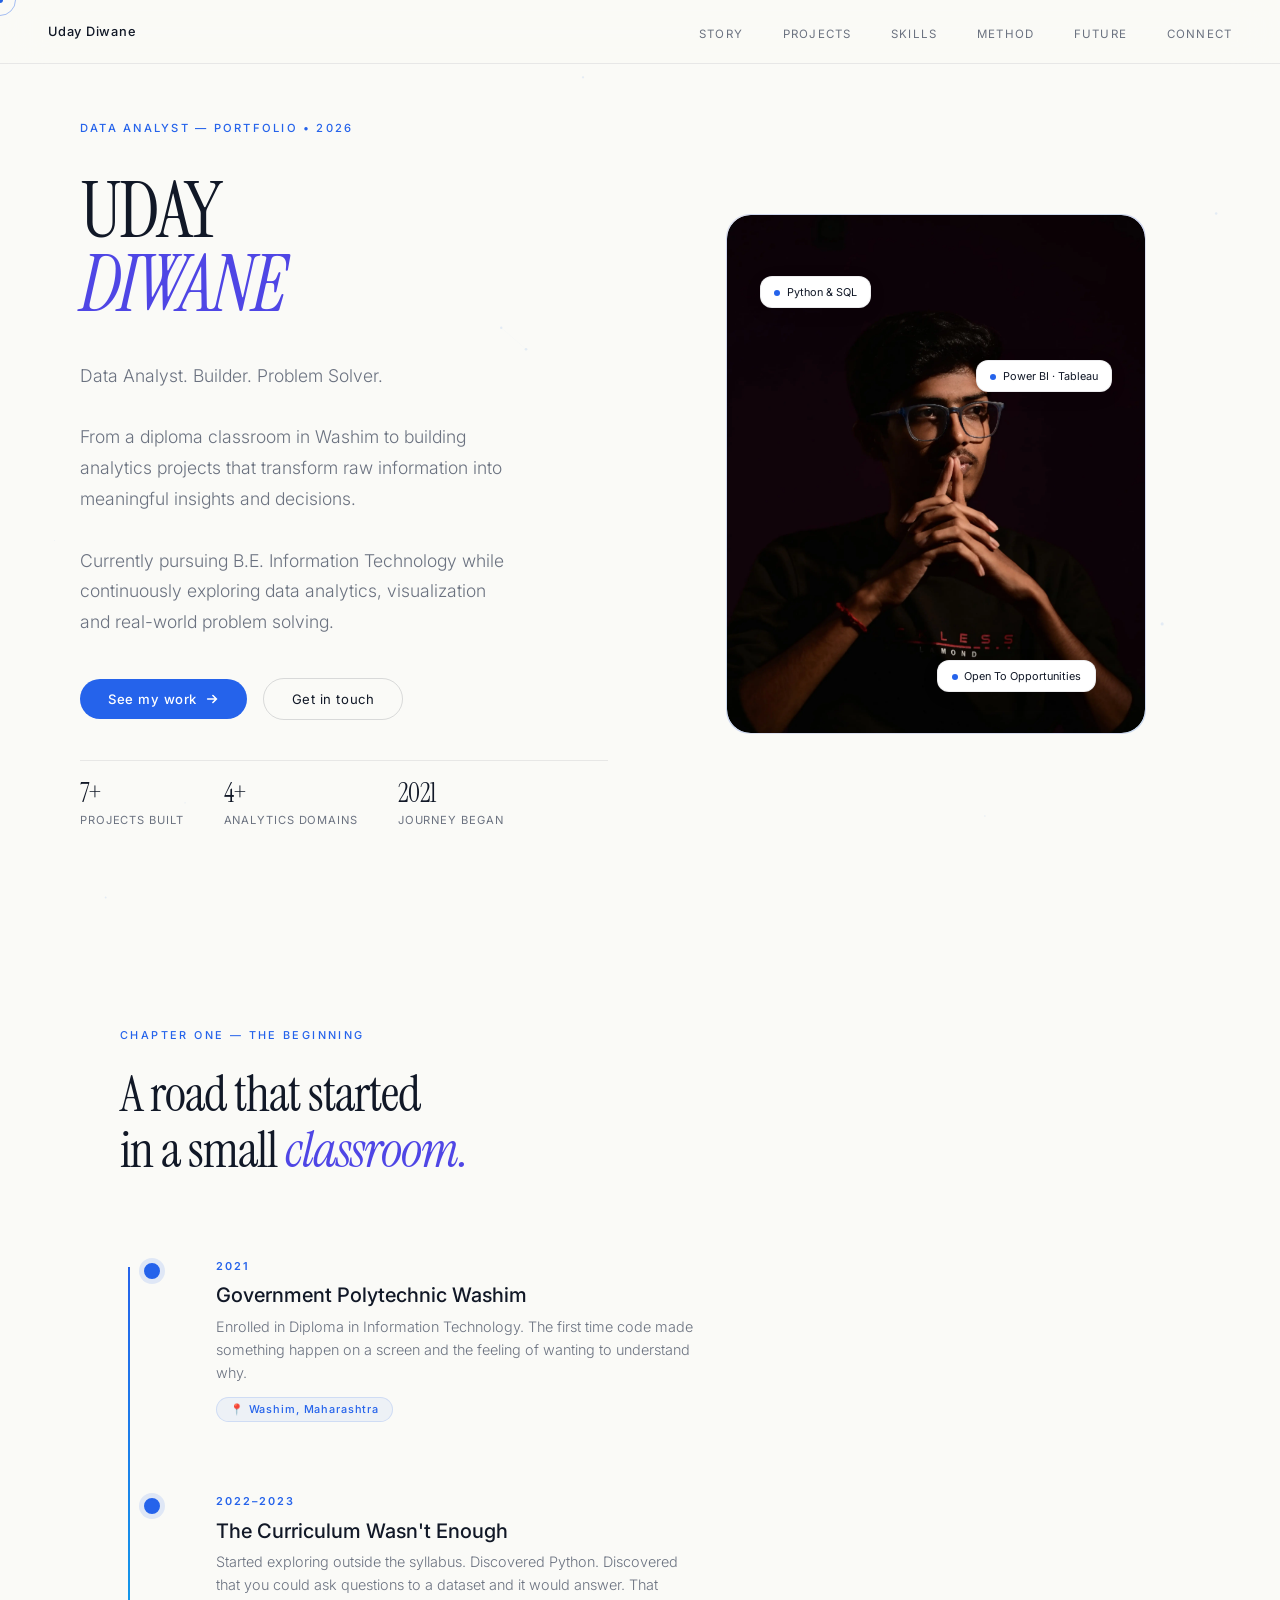
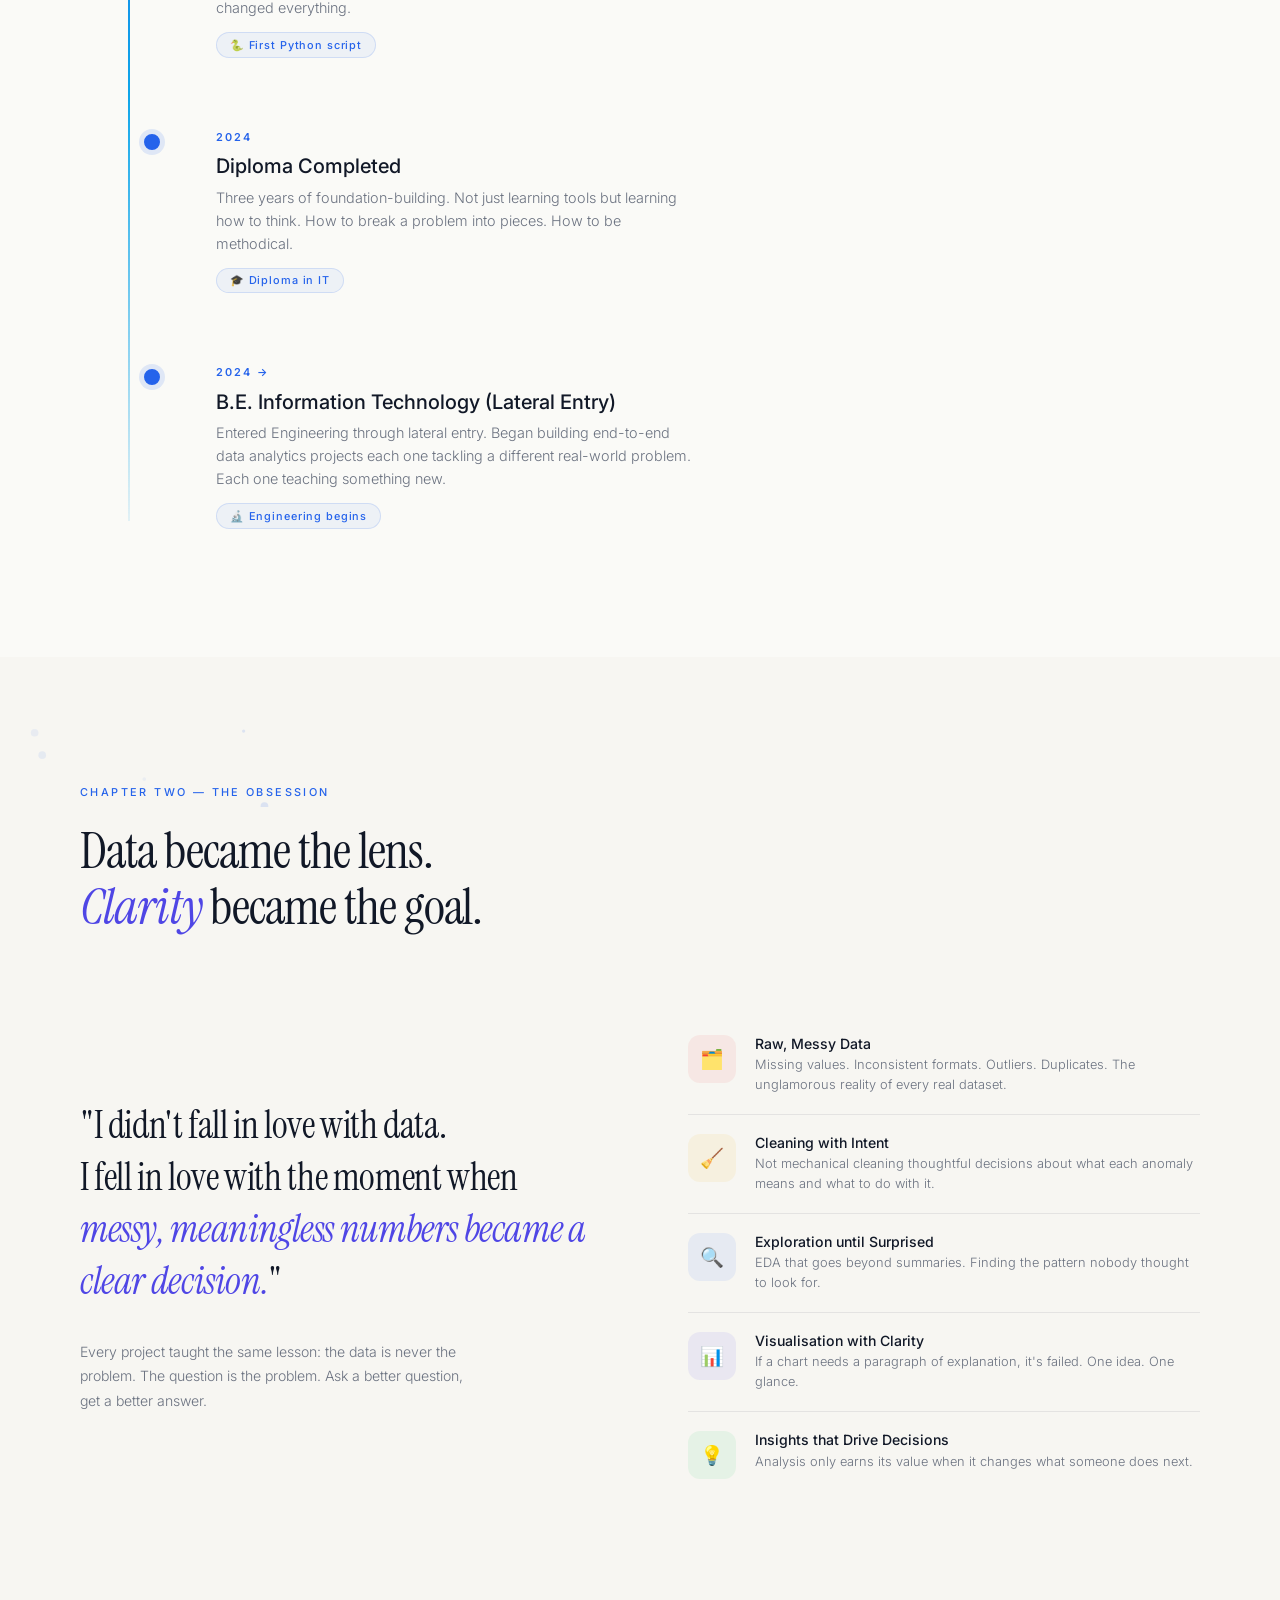
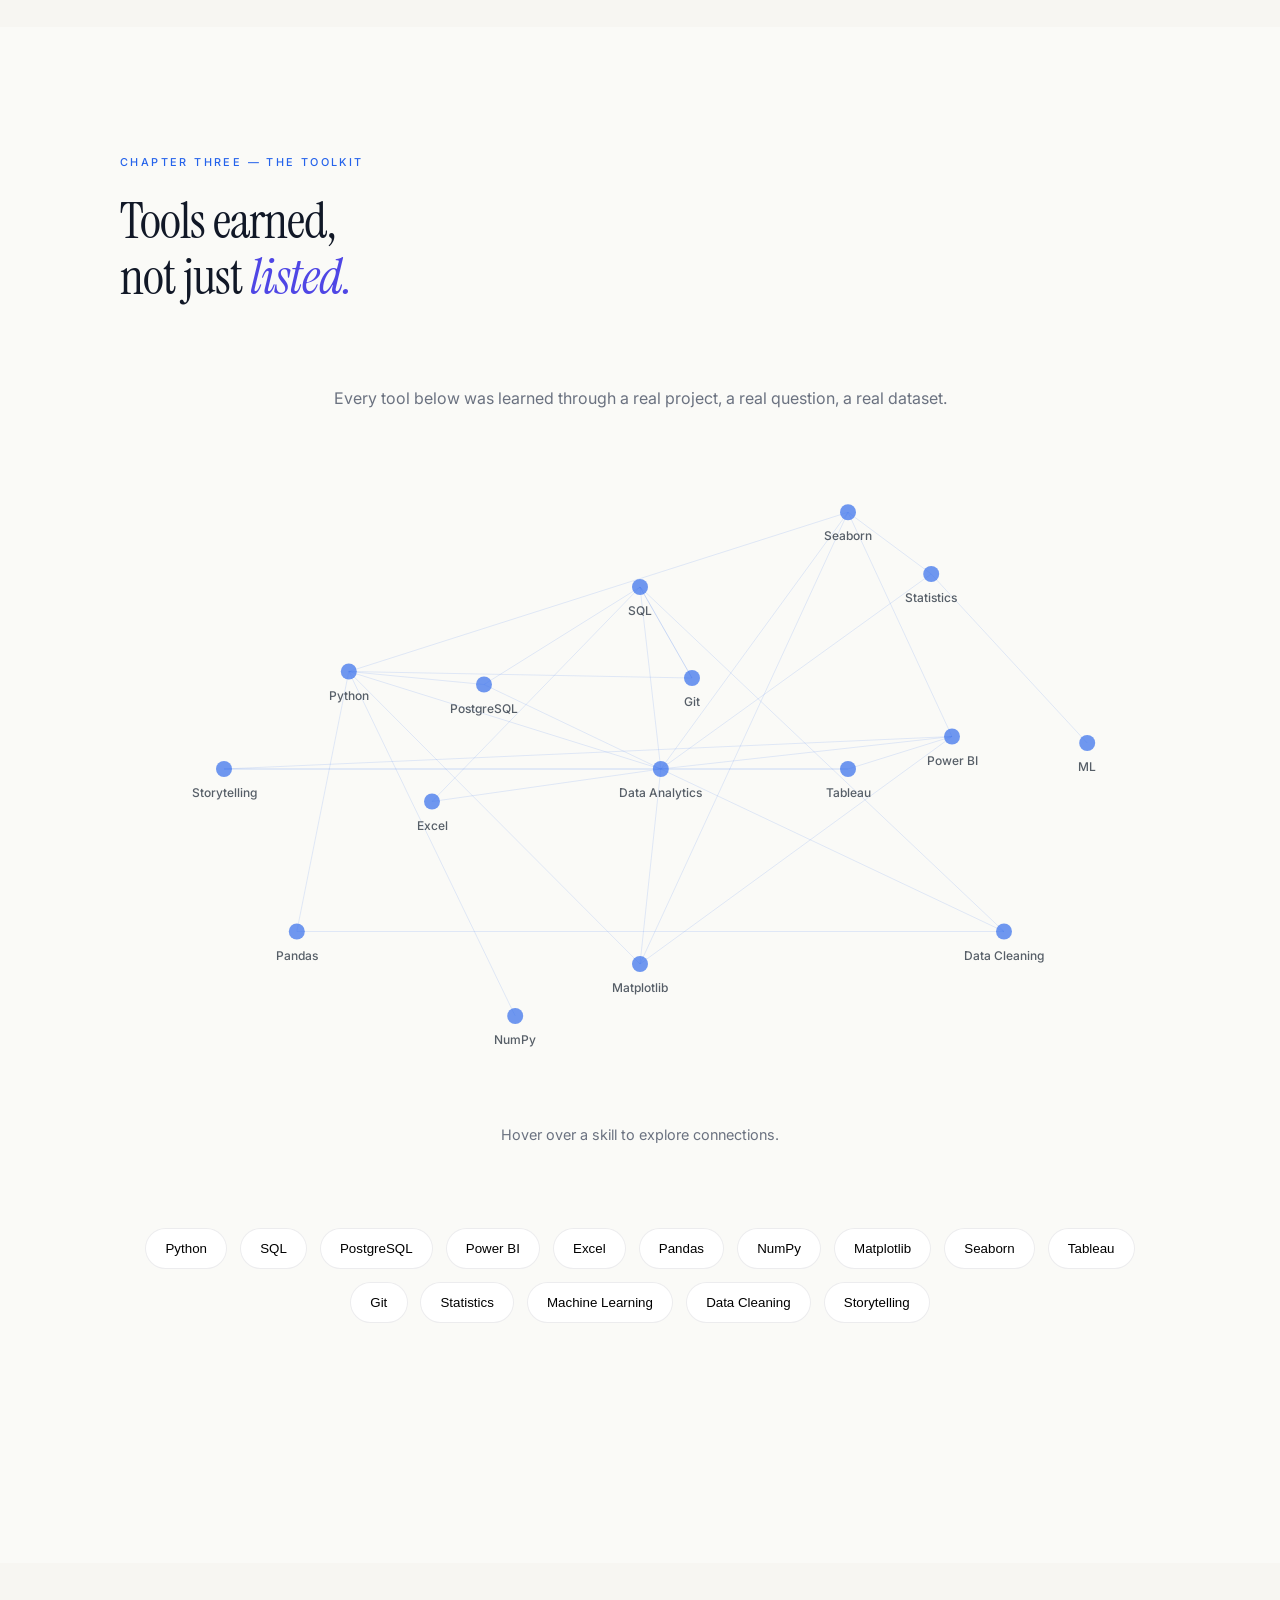
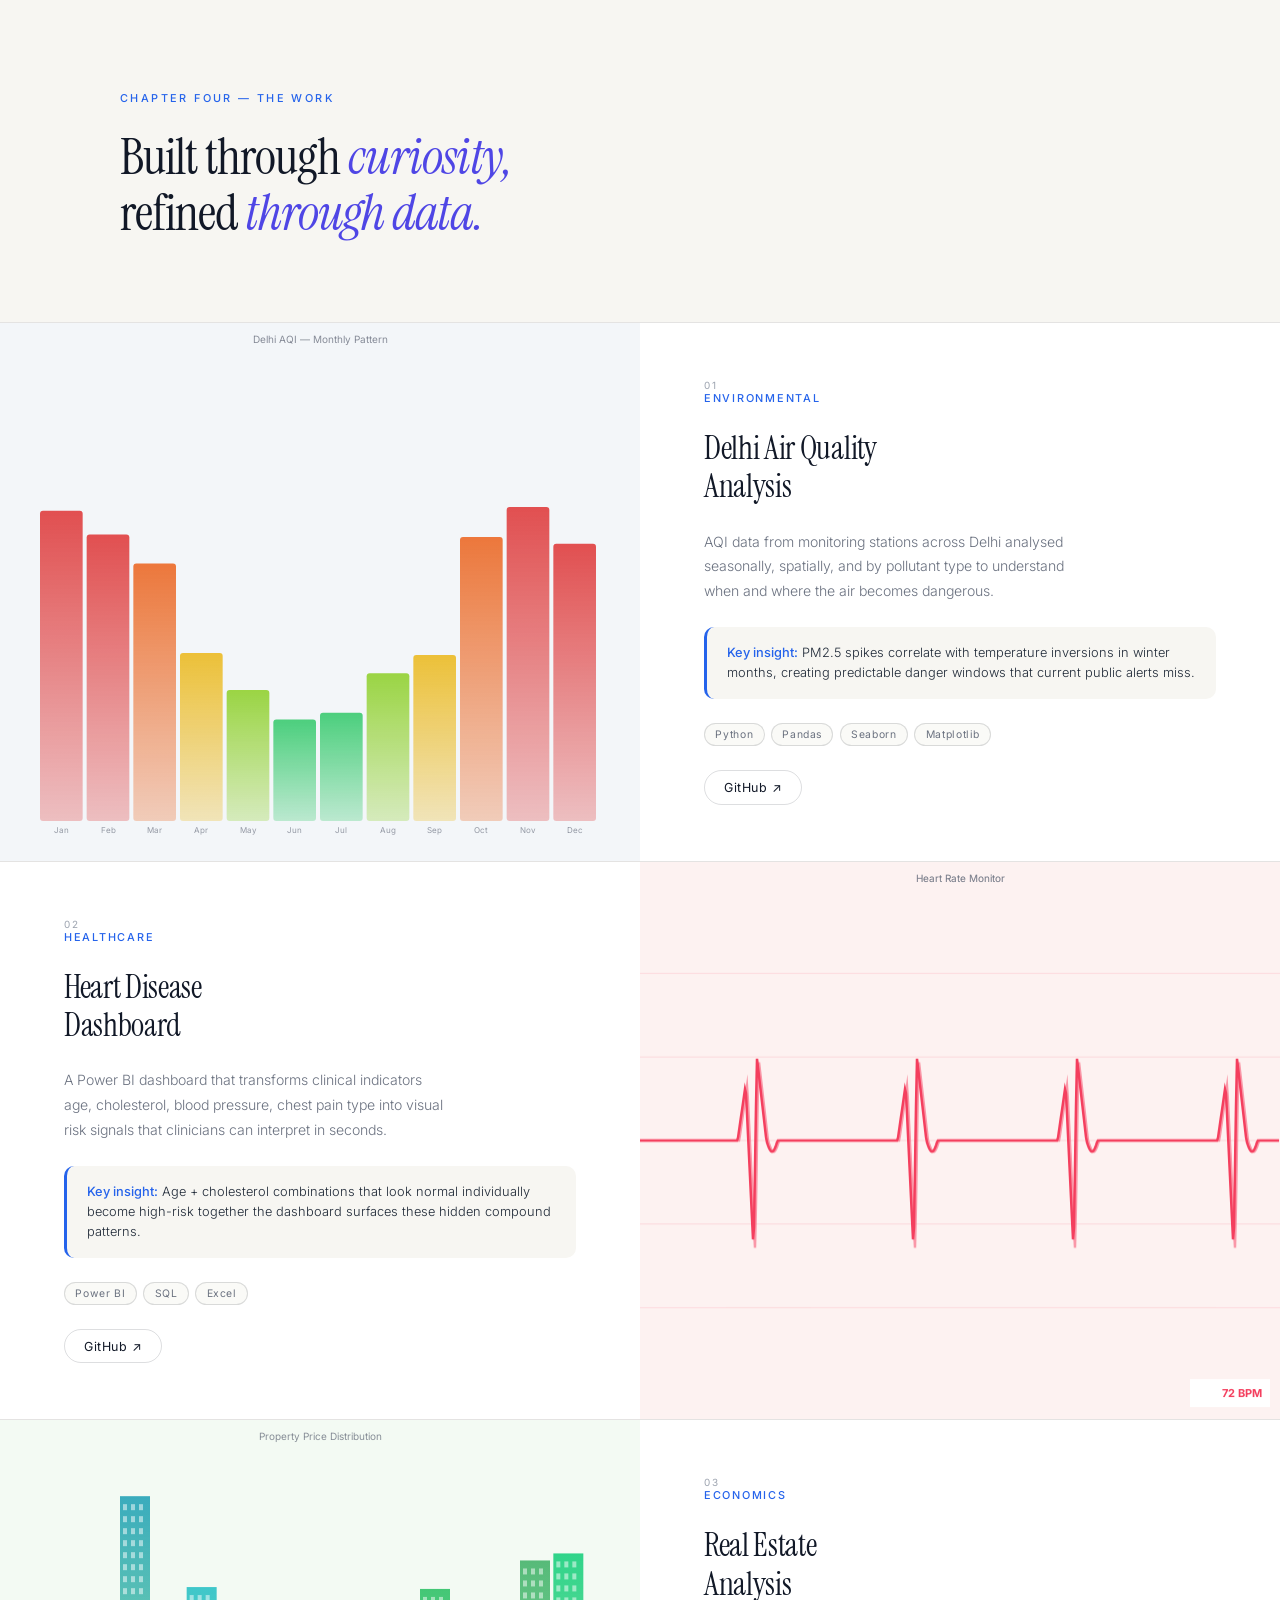
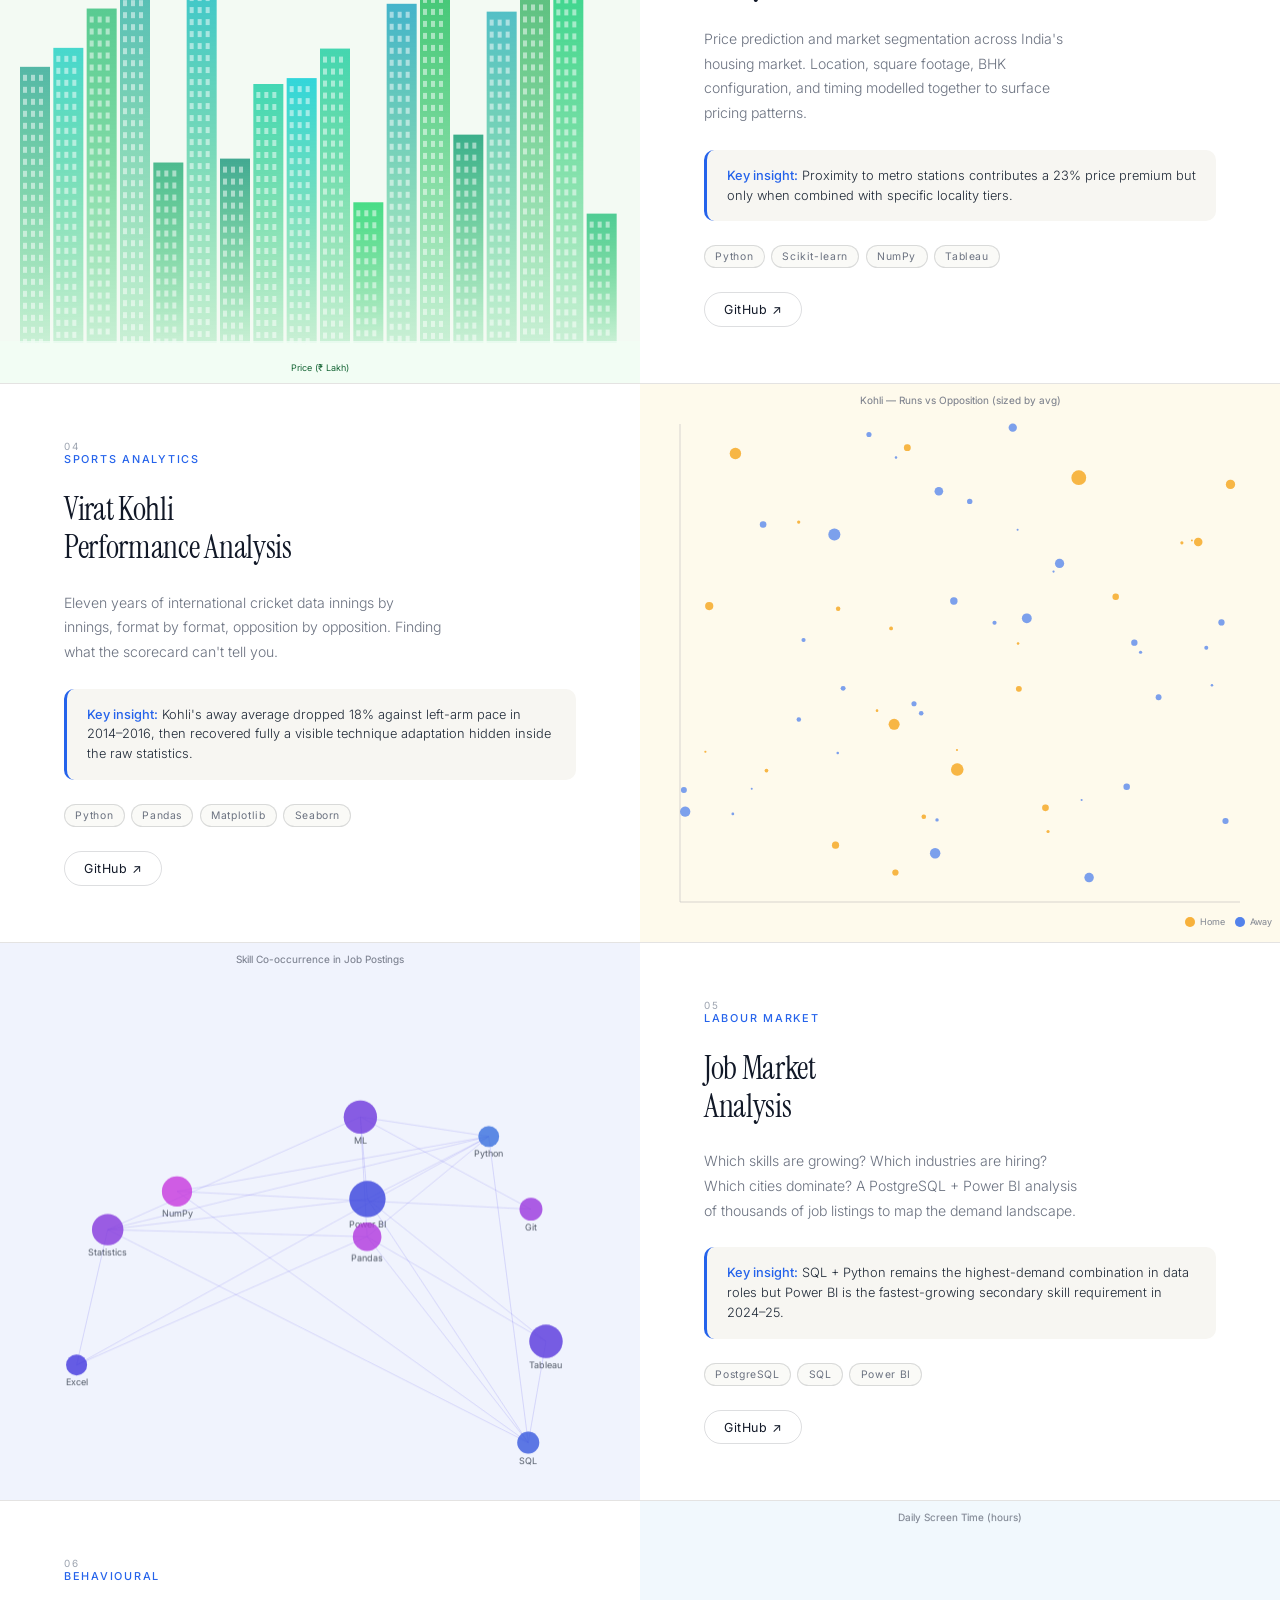
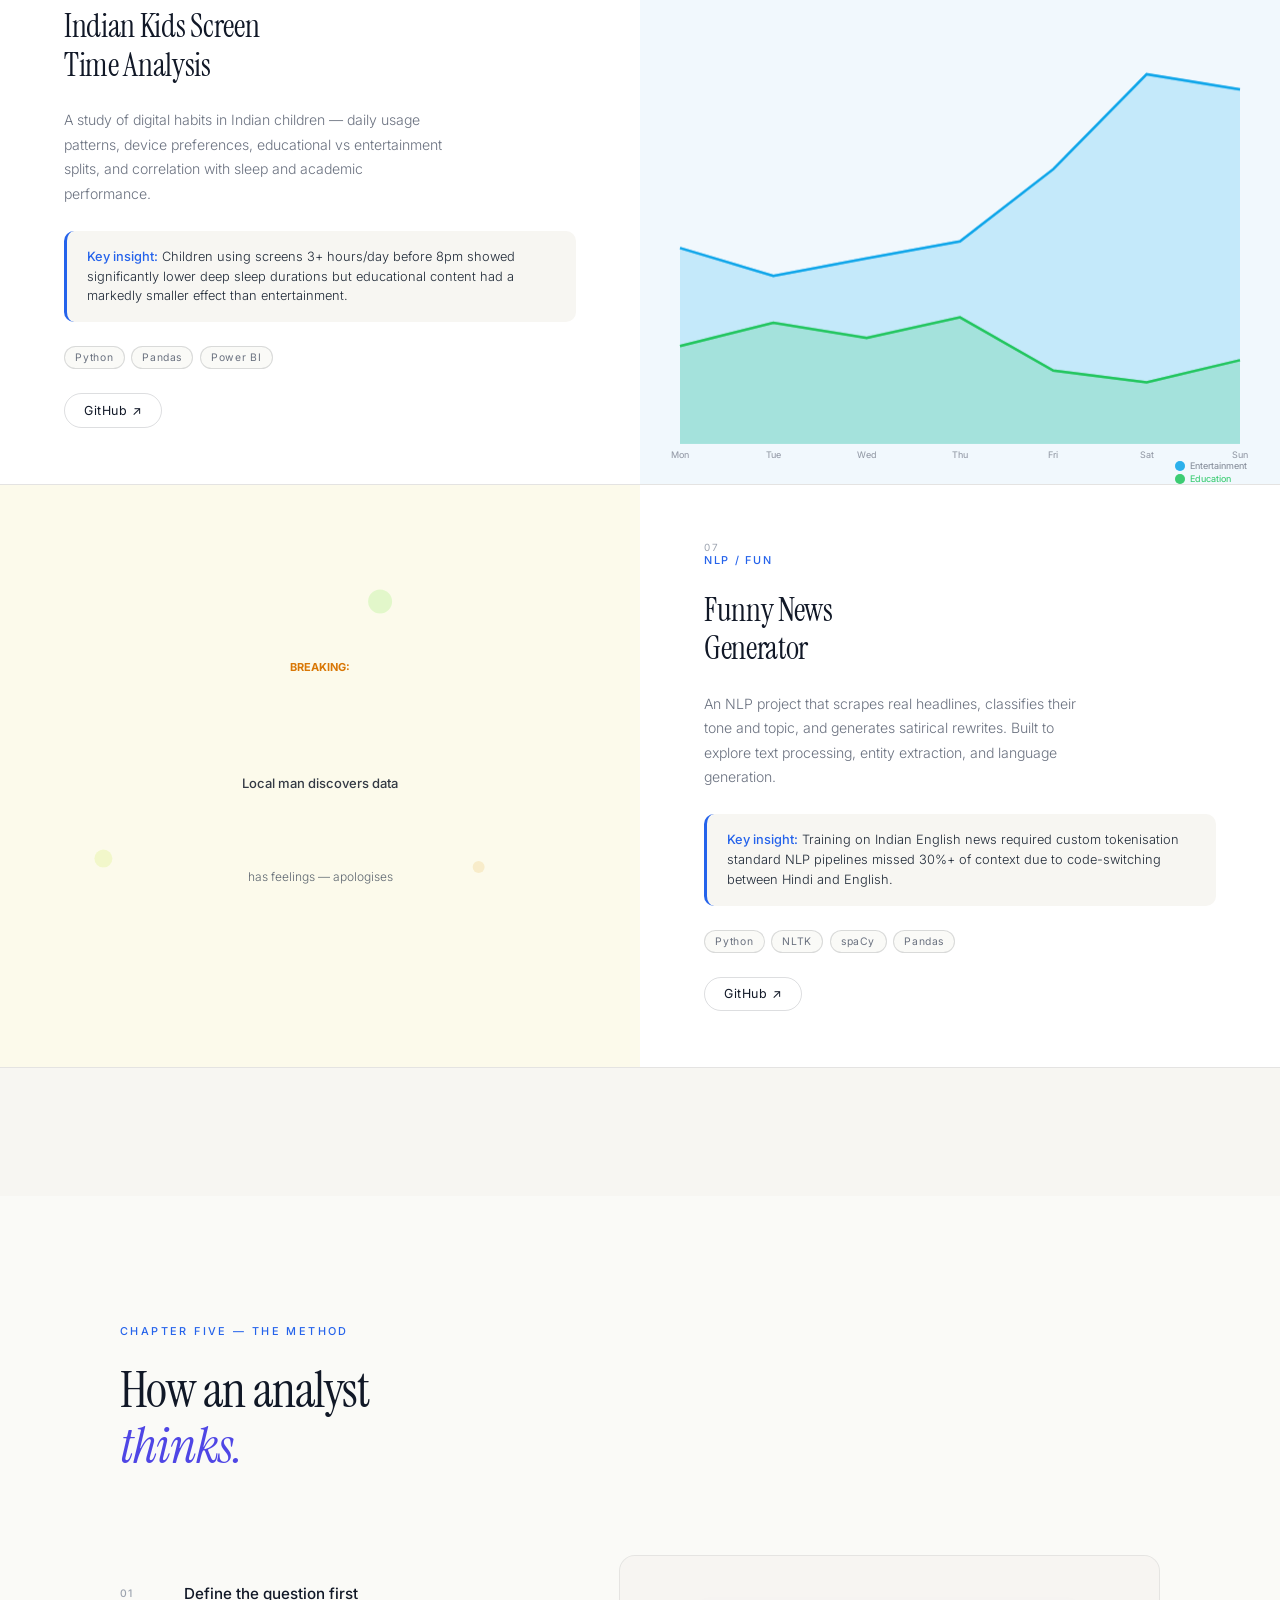
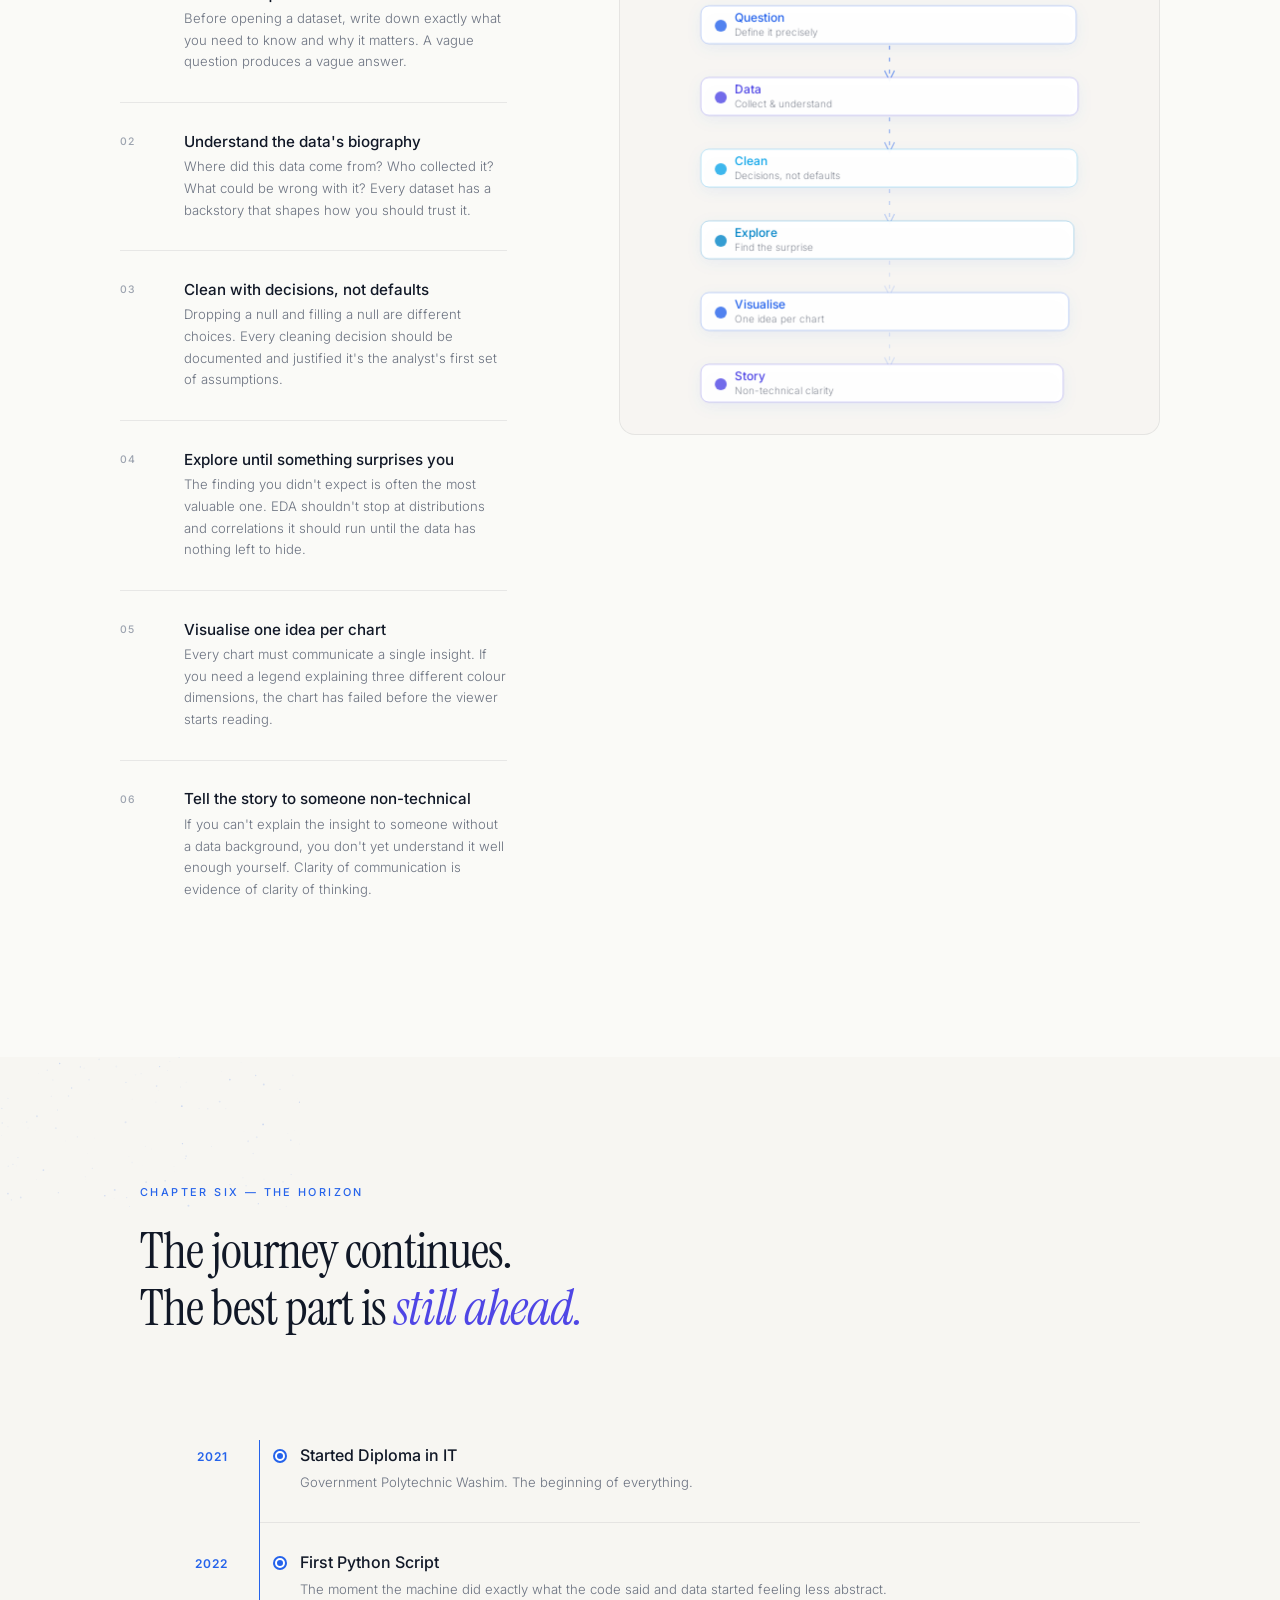
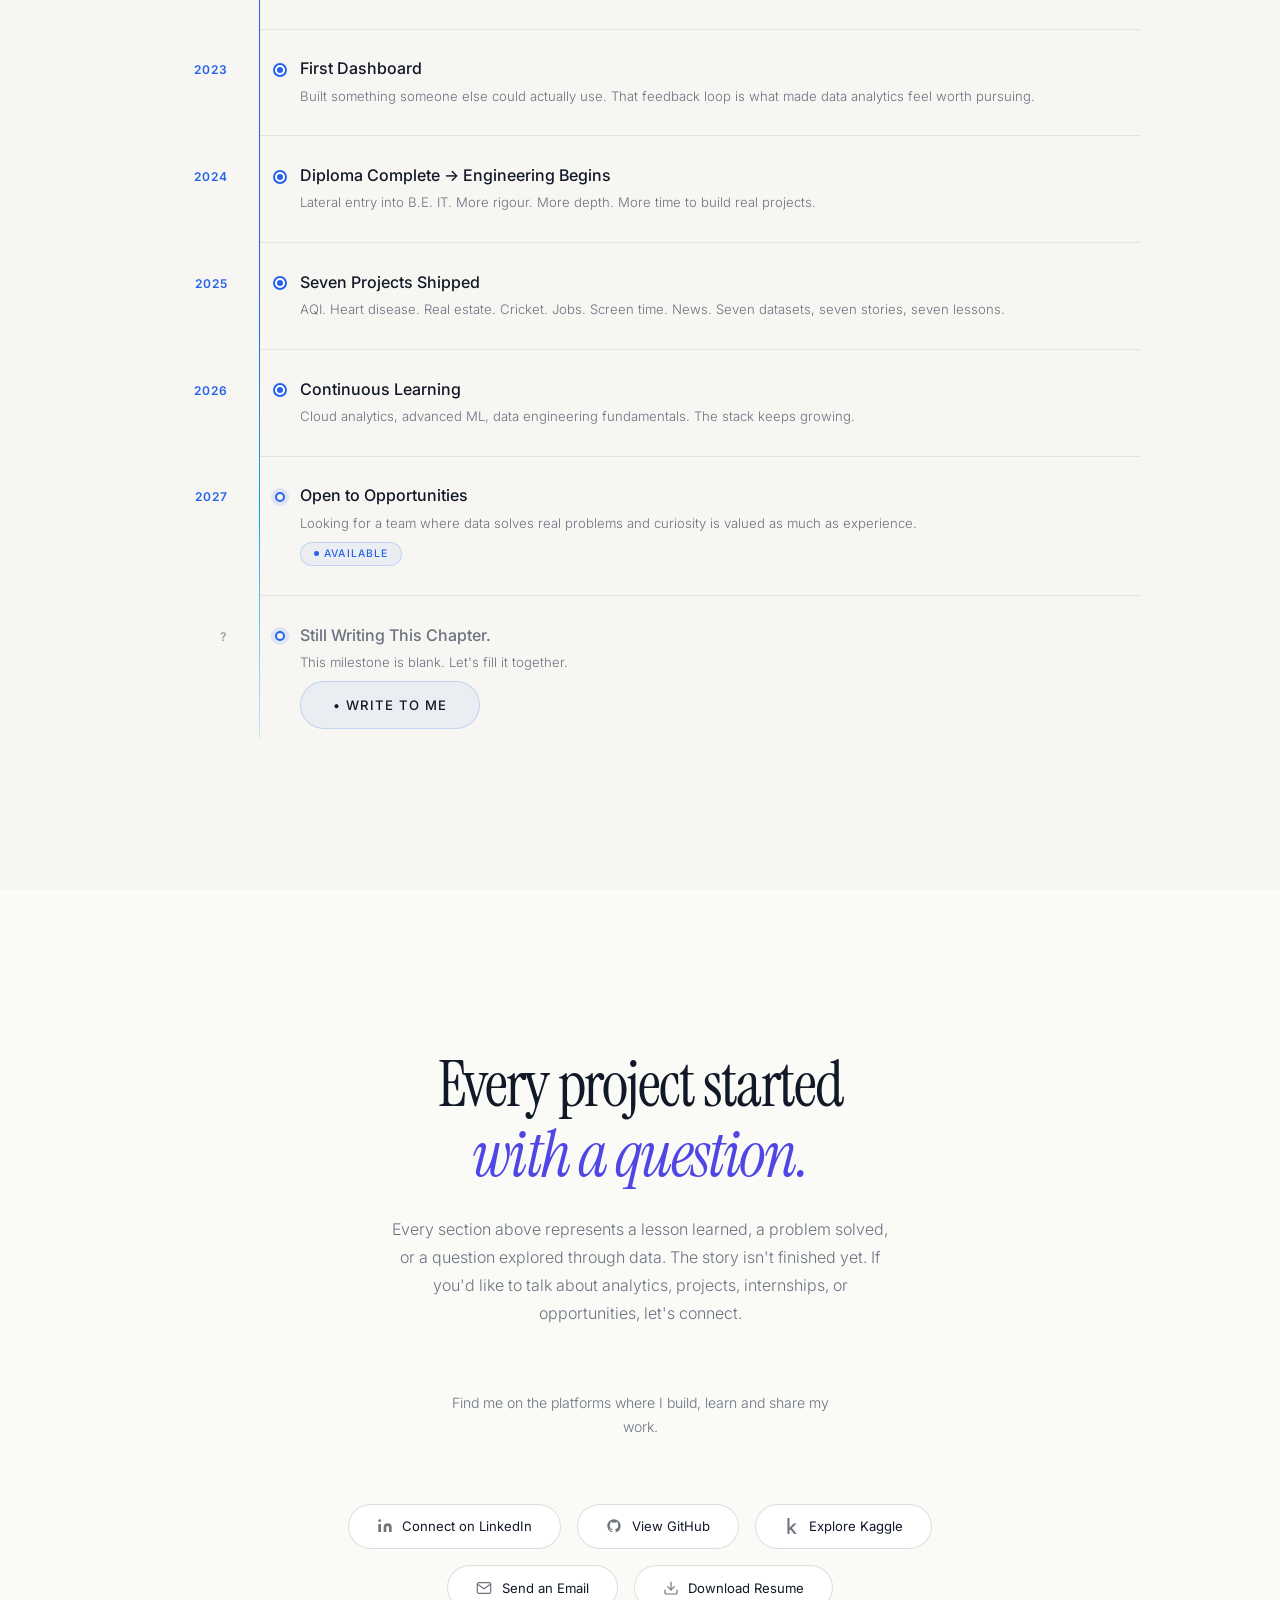
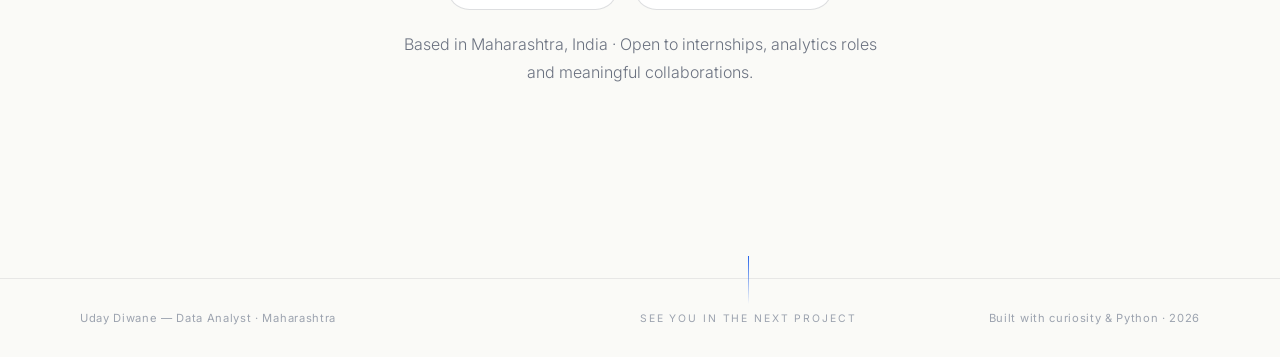
<file: index.html>
<!DOCTYPE html>
<html lang="en">
<head>
<meta charset="UTF-8">
<meta name="viewport" content="width=device-width, initial-scale=1.0">
<title>Uday Diwane - Data Analyst</title>
<link rel="preconnect" href="https://fonts.googleapis.com">
<link rel="preconnect" href="https://fonts.gstatic.com" crossorigin>
<link href="https://fonts.googleapis.com/css2?family=Inter:wght@300;400;500;600&family=Instrument+Serif:ital@0;1&display=swap" rel="stylesheet">
<link rel="stylesheet" href="css/styles.css">
<link rel="icon" type="image/png" sizes="32x32" href="assets/favicon/logo.png">
<link rel="icon" type="image/png" sizes="16x16" href="assets/favicon/favicon-16x16.png">
<link rel="apple-touch-icon" href="assets/favicon/apple-touch-icon.png">

</head>
<body>

<div id="cursor-dot"></div>
<div id="cursor-ring"></div>

<div id="progress"></div>

<nav>
  <span class="nav-name">Uday Diwane</span>
  <ul class="nav-links">
    <li><a href="#scene-beginning">Story</a></li>
    <li><a href="#scene-projects">Projects</a></li>
    <li><a href="#scene-skills">Skills</a></li>
    <li><a href="#scene-method">Method</a></li>
    <li><a href="#scene-future">Future</a></li>
    <li><a href="#scene-contact">Connect</a></li>
  </ul>
</nav>

<canvas id="bg-canvas"></canvas>

<main>

<section id="scene-intro">
  <div class="intro-left">
    <p class="intro-label">Data Analyst  — Portfolio • 2026</p>

    <h1 class="intro-name">
      UDAY<br>
      <em>DIWANE</em>
    </h1>

    <p class="intro-tagline">
      Data Analyst. Builder. Problem Solver.
      <br><br>
      From a diploma classroom in Washim to building
      analytics projects that transform raw information
      into meaningful insights and decisions.
      <br><br>
      Currently pursuing B.E. Information Technology
      while continuously exploring data analytics,
      visualization and real-world problem solving.
    </p>

    <div class="intro-actions">
      <a href="#scene-projects" class="btn-primary">
        See my work
        <svg width="14" height="14" viewBox="0 0 16 16" fill="none" stroke="currentColor" stroke-width="1.8" stroke-linecap="round"><path d="M3 8h10M9 4l4 4-4 4"/></svg>
      </a>
      <a href="#scene-contact" class="btn-ghost">Get in touch</a>
    </div>

    <div class="intro-stats">
      <div class="stat-item">
        <div class="stat-num">7+</div>
        <div class="stat-label">Projects Built</div>
      </div>
      <div class="stat-item">
        <div class="stat-num">4+</div>
        <div class="stat-label">Analytics Domains</div>
      </div>
      <div class="stat-item">
        <div class="stat-num">2021</div>
        <div class="stat-label">Journey Began</div>
      </div>
    </div>
  </div>

  <div class="intro-right">
    <div class="portrait-frame">
      <div class="portrait-bg">
        <div class="portrait-initials">
          <img
            src="assets/profile.webp"
            alt="Uday Diwane"
            class="portrait-photo"
          />
        </div>
        <canvas id="portrait-canvas" style="position:absolute;inset:0;width:100%;height:100%"></canvas>
      </div>
      <div class="portrait-tag t1">
        <span class="tag-dot"></span>Python &amp; SQL
      </div>
      <div class="portrait-tag t2">
        <span class="tag-dot"></span>Power BI · Tableau
      </div>
      
      <div class="portrait-tag t4">
          <span class="tag-dot"></span>Open To Opportunities
      </div>
    </div>
  </div>

  <div class="scroll-invite" style="position:absolute;bottom:2rem;left:50%;transform:translateX(-50%)">
    <div class="scroll-line"></div>
    <span>SEE YOU IN THE NEXT PROJECT</span>
  </div>
</section>

<section id="scene-beginning">
  <p class="scene-eyebrow">Chapter One — The Beginning</p>
  <h2 class="scene-heading">A road that started<br>in a small <em>classroom.</em></h2>

  <div class="road-timeline">
    <div class="road-spine"></div>

    <div class="road-item">
      <div class="road-dot"></div>
      <div class="road-year">2021</div>
      <div class="road-title">Government Polytechnic Washim</div>
      <div class="road-sub">Enrolled in Diploma in Information Technology. The first time code made something happen on a screen  and the feeling of wanting to understand why.</div>
      <span class="road-badge">📍 Washim, Maharashtra</span>
    </div>

    <div class="road-item">
      <div class="road-dot"></div>
      <div class="road-year">2022–2023</div>
      <div class="road-title">The Curriculum Wasn't Enough</div>
      <div class="road-sub">Started exploring outside the syllabus. Discovered Python. Discovered that you could ask questions to a dataset and it would answer. That changed everything.</div>
      <span class="road-badge">🐍 First Python script</span>
    </div>

    <div class="road-item">
      <div class="road-dot"></div>
      <div class="road-year">2024</div>
      <div class="road-title">Diploma Completed</div>
      <div class="road-sub">Three years of foundation-building. Not just learning tools but learning how to think. How to break a problem into pieces. How to be methodical.</div>
      <span class="road-badge">🎓 Diploma in IT</span>
    </div>

    <div class="road-item">
      <div class="road-dot"></div>
      <div class="road-year">2024 →</div>
      <div class="road-title">B.E. Information Technology (Lateral Entry)</div>
      <div class="road-sub">Entered Engineering through lateral entry. Began building end-to-end data analytics projects each one tackling a different real-world problem. Each one teaching something new.</div>
      <span class="road-badge">🔬 Engineering begins</span>
    </div>
  </div>
</section>

<section id="scene-data">
  <canvas id="data-canvas"></canvas>
  <div class="scene-data-inner data-content">
    <p class="scene-eyebrow">Chapter Two — The Obsession</p>
    <h2 class="scene-heading" style="max-width:600px">Data became the lens.<br><em>Clarity</em> became the goal.</h2>

    <div class="data-split">
      <div>
        <p class="data-quote">
          "I didn't fall in love with data.<br>I fell in love with the moment when <em>messy, meaningless numbers became a clear decision.</em>"
        </p>
        <p style="font-size:0.88rem;color:var(--muted);margin-top:2rem;font-weight:300;line-height:1.75;max-width:400px">
          Every project taught the same lesson: the data is never the problem. The question is the problem. Ask a better question, get a better answer.
        </p>
      </div>

      <div class="transform-flow">
        <div class="flow-step">
          <div class="flow-icon raw">🗂️</div>
          <div class="flow-text">
            <h4>Raw, Messy Data</h4>
            <p>Missing values. Inconsistent formats. Outliers. Duplicates. The unglamorous reality of every real dataset.</p>
          </div>
        </div>
        <div class="flow-step">
          <div class="flow-icon clean">🧹</div>
          <div class="flow-text">
            <h4>Cleaning with Intent</h4>
            <p>Not mechanical cleaning thoughtful decisions about what each anomaly means and what to do with it.</p>
          </div>
        </div>
        <div class="flow-step">
          <div class="flow-icon model">🔍</div>
          <div class="flow-text">
            <h4>Exploration until Surprised</h4>
            <p>EDA that goes beyond summaries. Finding the pattern nobody thought to look for.</p>
          </div>
        </div>
        <div class="flow-step">
          <div class="flow-icon viz">📊</div>
          <div class="flow-text">
            <h4>Visualisation with Clarity</h4>
            <p>If a chart needs a paragraph of explanation, it's failed. One idea. One glance.</p>
          </div>
        </div>
        <div class="flow-step">
          <div class="flow-icon decide">💡</div>
          <div class="flow-text">
            <h4>Insights that Drive Decisions</h4>
            <p>Analysis only earns its value when it changes what someone does next.</p>
          </div>
        </div>
      </div>
    </div>
  </div>
</section>

<section id="scene-skills">
  <p class="scene-eyebrow">Chapter Three — The Toolkit</p>
  <h2 class="scene-heading">Tools earned,<br>not just <em>listed.</em></h2>

<div class="skills-network-wrapper">

  <p class="skills-subtitle">
    Every tool below was learned through a real project,
    a real question, a real dataset.
  </p>

  <canvas id="skills-network"></canvas>

  <div id="skill-tooltip">
    Hover over a skill to explore connections.
  </div>

  <div class="skills-chips">

    <button class="skill-chip" data-skill="Python">Python</button>

    <button class="skill-chip" data-skill="SQL">SQL</button>

    <button class="skill-chip" data-skill="PostgreSQL">PostgreSQL</button>

    <button class="skill-chip" data-skill="Power BI">Power BI</button>

    <button class="skill-chip" data-skill="Excel">Excel</button>

    <button class="skill-chip" data-skill="Pandas">Pandas</button>

    <button class="skill-chip" data-skill="NumPy">NumPy</button>

    <button class="skill-chip" data-skill="Matplotlib">Matplotlib</button>

    <button class="skill-chip" data-skill="Seaborn">Seaborn</button>

    <button class="skill-chip" data-skill="Tableau">Tableau</button>

    <button class="skill-chip" data-skill="Git">Git</button>

    <button class="skill-chip" data-skill="Statistics">Statistics</button>

    <button class="skill-chip" data-skill="Machine Learning">Machine Learning</button>

    <button class="skill-chip" data-skill="Data Cleaning">Data Cleaning</button>

    <button class="skill-chip" data-skill="Storytelling">Storytelling</button>

  </div>

  <div id="skill-info-panel"></div>

</div>
</section>

<section id="scene-projects">
  <div class="projects-header">
    <p class="scene-eyebrow">Chapter Four — The Work</p>
    <h2 class="scene-heading">Built through <em>curiosity,</em><br> refined<em> through data.</em></h2>
  </div>

  <div class="project-world odd" id="proj1">
    <div class="project-visual">
      <canvas class="project-viz-canvas" id="viz-air"></canvas>
    </div>
    <div class="project-info">
      <div>
        <div class="project-num">01 </div>
        <div class="project-category">Environmental</div>
      </div>
      <h3 class="project-title">Delhi Air Quality<br>Analysis</h3>
      <p class="project-description">
        AQI data from monitoring stations across Delhi analysed seasonally, spatially, and by pollutant type to understand when and where the air becomes dangerous.
      </p>
      <div class="project-impact">
        <p><strong>Key insight:</strong> PM2.5 spikes correlate with temperature inversions in winter months, creating predictable danger windows that current public alerts miss.</p>
      </div>
      <div class="project-tools-row">
        <span class="chip">Python</span>
        <span class="chip">Pandas</span>
        <span class="chip">Seaborn</span>
        <span class="chip">Matplotlib</span>
      </div>
      <div class="project-links">
        <a href="https://github.com/udaydiwane/delhi-air-quality-analysis" class="btn-ghost" style="font-size:0.78rem;padding:0.55rem 1.2rem" target="_blank">GitHub ↗</a>
      </div>
    </div>
  </div>

  <div class="project-world even" id="proj2">
    <div class="project-visual">
      <canvas class="project-viz-canvas" id="viz-heart"></canvas>
    </div>
    <div class="project-info">
      <div>
        <div class="project-num">02</div>
        <div class="project-category">Healthcare</div>
      </div>
      <h3 class="project-title">Heart Disease<br>Dashboard</h3>
      <p class="project-description">
        A Power BI dashboard that transforms clinical indicators age, cholesterol, blood pressure, chest pain type into visual risk signals that clinicians can interpret in seconds.
      </p>
      <div class="project-impact">
        <p><strong>Key insight:</strong> Age + cholesterol combinations that look normal individually become high-risk together the dashboard surfaces these hidden compound patterns.</p>
      </div>
      <div class="project-tools-row">
        <span class="chip">Power BI</span>
        <span class="chip">SQL</span>
        <span class="chip">Excel</span>
      </div>
      <div class="project-links">
        <a href="https://github.com/udaydiwane/heart-disease-dashboard" class="btn-ghost" style="font-size:0.78rem;padding:0.55rem 1.2rem" target="_blank">GitHub ↗</a>
      </div>
    </div>
  </div>

  <div class="project-world odd" id="proj3">
    <div class="project-visual">
      <canvas class="project-viz-canvas" id="viz-realestate"></canvas>
    </div>
    <div class="project-info">
      <div>
        <div class="project-num">03</div>
        <div class="project-category">Economics</div>
      </div>
      <h3 class="project-title">Real Estate<br>Analysis</h3>
      <p class="project-description">
        Price prediction and market segmentation across India's housing market. Location, square footage, BHK configuration, and timing modelled together to surface pricing patterns.
      </p>
      <div class="project-impact">
        <p><strong>Key insight:</strong> Proximity to metro stations contributes a 23% price premium but only when combined with specific locality tiers.</p>
      </div>
      <div class="project-tools-row">
        <span class="chip">Python</span>
        <span class="chip">Scikit-learn</span>
        <span class="chip">NumPy</span>
        <span class="chip">Tableau</span>
      </div>
      <div class="project-links">
        <a href="https://github.com/udaydiwane/real-estate-powerbi-dashboard" class="btn-ghost" style="font-size:0.78rem;padding:0.55rem 1.2rem" target="_blank">GitHub ↗</a>
      </div>
    </div>
  </div>

  <div class="project-world even" id="proj4">
    <div class="project-visual">
      <canvas class="project-viz-canvas" id="viz-kohli"></canvas>
    </div>
    <div class="project-info">
      <div>
        <div class="project-num">04</div>
        <div class="project-category">Sports Analytics</div>
      </div>
      <h3 class="project-title">Virat Kohli<br>Performance Analysis</h3>
      <p class="project-description">
        Eleven years of international cricket data innings by innings, format by format, opposition by opposition. Finding what the scorecard can't tell you.
      </p>
      <div class="project-impact">
        <p><strong>Key insight:</strong> Kohli's away average dropped 18% against left-arm pace in 2014–2016, then recovered fully a visible technique adaptation hidden inside the raw statistics.</p>
      </div>
      <div class="project-tools-row">
        <span class="chip">Python</span>
        <span class="chip">Pandas</span>
        <span class="chip">Matplotlib</span>
        <span class="chip">Seaborn</span>
      </div>
      <div class="project-links">
        <a href="https://github.com/udaydiwane/ViratKohli-PowerBI-Dashboard" class="btn-ghost" style="font-size:0.78rem;padding:0.55rem 1.2rem" target="_blank">GitHub ↗</a>
      </div>
    </div>
  </div>

  <div class="project-world odd" id="proj5">
    <div class="project-visual">
      <canvas class="project-viz-canvas" id="viz-jobs"></canvas>
    </div>
    <div class="project-info">
      <div>
        <div class="project-num">05</div>
        <div class="project-category">Labour Market</div>
      </div>
      <h3 class="project-title">Job Market<br>Analysis</h3>
      <p class="project-description">
        Which skills are growing? Which industries are hiring? Which cities dominate? A PostgreSQL + Power BI analysis of thousands of job listings to map the demand landscape.
      </p>
      <div class="project-impact">
        <p><strong>Key insight:</strong> SQL + Python remains the highest-demand combination in data roles but Power BI is the fastest-growing secondary skill requirement in 2024–25.</p>
      </div>
      <div class="project-tools-row">
        <span class="chip">PostgreSQL</span>
        <span class="chip">SQL</span>
        <span class="chip">Power BI</span>
      </div>
      <div class="project-links">
        <a href="https://github.com/udaydiwane/job_data_sql" class="btn-ghost" style="font-size:0.78rem;padding:0.55rem 1.2rem" target="_blank">GitHub ↗</a>
      </div>
    </div>
  </div>

  <div class="project-world even" id="proj6">
    <div class="project-visual">
      <canvas class="project-viz-canvas" id="viz-screen"></canvas>
    </div>
    <div class="project-info">
      <div>
        <div class="project-num">06</div>
        <div class="project-category">Behavioural</div>
      </div>
      <h3 class="project-title">Indian Kids Screen<br>Time Analysis</h3>
      <p class="project-description">
        A study of digital habits in Indian children — daily usage patterns, device preferences, educational vs entertainment splits, and correlation with sleep and academic performance.
      </p>
      <div class="project-impact">
        <p><strong>Key insight:</strong> Children using screens 3+ hours/day before 8pm showed significantly lower deep sleep durations but educational content had a markedly smaller effect than entertainment.</p>
      </div>
      <div class="project-tools-row">
        <span class="chip">Python</span>
        <span class="chip">Pandas</span>
        <span class="chip">Power BI</span>
      </div>
      <div class="project-links">
        <a href="https://github.com/udaydiwane/indian-kids-screen-time-analysis" class="btn-ghost" style="font-size:0.78rem;padding:0.55rem 1.2rem" target="_blank">GitHub ↗</a>
      </div>
    </div>
  </div>

  <div class="project-world odd" id="proj7">
    <div class="project-visual">
      <canvas class="project-viz-canvas" id="viz-news"></canvas>
    </div>
    <div class="project-info">
      <div>
        <div class="project-num">07</div>
        <div class="project-category">NLP / Fun</div>
      </div>
      <h3 class="project-title">Funny News<br>Generator</h3>
      <p class="project-description">
        An NLP project that scrapes real headlines, classifies their tone and topic, and generates satirical rewrites. Built to explore text processing, entity extraction, and language generation.
      </p>
      <div class="project-impact">
        <p><strong>Key insight:</strong> Training on Indian English news required custom tokenisation standard NLP pipelines missed 30%+ of context due to code-switching between Hindi and English.</p>
      </div>
      <div class="project-tools-row">
        <span class="chip">Python</span>
        <span class="chip">NLTK</span>
        <span class="chip">spaCy</span>
        <span class="chip">Pandas</span>
      </div>
      <div class="project-links">
        <a href="https://github.com/udaydiwane/funny-news-generator" class="btn-ghost" style="font-size:0.78rem;padding:0.55rem 1.2rem" target="_blank">GitHub ↗</a>
      </div>
    </div>
  </div>
</section>

<section id="scene-method">
  <p class="scene-eyebrow">Chapter Five — The Method</p>
  <h2 class="scene-heading">How an analyst<br><em>thinks.</em></h2>

  <div class="method-grid">
    <div class="method-steps">
      <div class="method-step">
        <span class="method-step-num">01</span>
        <div>
          <div class="method-step-title">Define the question first</div>
          <div class="method-step-desc">Before opening a dataset, write down exactly what you need to know and why it matters. A vague question produces a vague answer.</div>
        </div>
      </div>
      <div class="method-step">
        <span class="method-step-num">02</span>
        <div>
          <div class="method-step-title">Understand the data's biography</div>
          <div class="method-step-desc">Where did this data come from? Who collected it? What could be wrong with it? Every dataset has a backstory that shapes how you should trust it.</div>
        </div>
      </div>
      <div class="method-step">
        <span class="method-step-num">03</span>
        <div>
          <div class="method-step-title">Clean with decisions, not defaults</div>
          <div class="method-step-desc">Dropping a null and filling a null are different choices. Every cleaning decision should be documented and justified it's the analyst's first set of assumptions.</div>
        </div>
      </div>
      <div class="method-step">
        <span class="method-step-num">04</span>
        <div>
          <div class="method-step-title">Explore until something surprises you</div>
          <div class="method-step-desc">The finding you didn't expect is often the most valuable one. EDA shouldn't stop at distributions and correlations it should run until the data has nothing left to hide.</div>
        </div>
      </div>
      <div class="method-step">
        <span class="method-step-num">05</span>
        <div>
          <div class="method-step-title">Visualise one idea per chart</div>
          <div class="method-step-desc">Every chart must communicate a single insight. If you need a legend explaining three different colour dimensions, the chart has failed before the viewer starts reading.</div>
        </div>
      </div>
      <div class="method-step" style="border-bottom:none">
        <span class="method-step-num">06</span>
        <div>
          <div class="method-step-title">Tell the story to someone non-technical</div>
          <div class="method-step-desc">If you can't explain the insight to someone without a data background, you don't yet understand it well enough yourself. Clarity of communication is evidence of clarity of thinking.</div>
        </div>
      </div>
    </div>

    <div class="method-visual">
      <canvas id="method-canvas"></canvas>
    </div>
  </div>
</section>

<section id="scene-future">
  <canvas id="future-canvas"></canvas>
  <div class="scene-future-inner future-content">
    <p class="scene-eyebrow">Chapter Six — The Horizon</p>
    <h2 class="scene-heading" style="max-width:600px">The journey continues.<br>The best part is <em>still ahead.</em></h2>

    <div class="future-timeline">
      <!-- Year column -->
      <div class="future-year">2021</div>
      <div class="future-event">
        <h3>Started Diploma in IT</h3>
        <p>Government Polytechnic Washim. The beginning of everything.</p>
      </div>

      <div class="future-year">2022</div>
      <div class="future-event">
        <h3>First Python Script</h3>
        <p>The moment the machine did exactly what the code said and data started feeling less abstract.</p>
      </div>

      <div class="future-year">2023</div>
      <div class="future-event">
        <h3>First Dashboard</h3>
        <p>Built something someone else could actually use. That feedback loop is what made data analytics feel worth pursuing.</p>
      </div>

      <div class="future-year">2024</div>
      <div class="future-event">
        <h3>Diploma Complete → Engineering Begins</h3>
        <p>Lateral entry into B.E. IT. More rigour. More depth. More time to build real projects.</p>
      </div>

      <div class="future-year">2025</div>
      <div class="future-event">
        <h3>Seven Projects Shipped</h3>
        <p>AQI. Heart disease. Real estate. Cricket. Jobs. Screen time. News. Seven datasets, seven stories, seven lessons.</p>
      </div>

      <div class="future-year">2026</div>
      <div class="future-event">
        <h3>Continuous Learning</h3>
        <p>Cloud analytics, advanced ML, data engineering fundamentals. The stack keeps growing.</p>
      </div>

      <div class="future-year">2027</div>
      <div class="future-event open">
        <h3>Open to Opportunities</h3>
        <p>Looking for a team where data solves real problems and curiosity is valued as much as experience.</p>
        <span class="open-pill">Available</span>
      </div>

      <div class="future-year" style="color:var(--muted2)">?</div>
      <div class="future-event open" style="border-bottom:none">
        <h3 style="color:var(--muted)">Still Writing This Chapter.</h3>
        <p>This milestone is blank. Let's fill it together.</p>
        <div class="open-pill-1">
          <span class="pill-default">  • Write to me</span>
          <span class="pill-hover">Let's Write The Next Chapter →</span>
        </div>
      </div>
    </div>
  </div>
</section>

<section id="scene-contact">
  <h2 class="contact-statement">
    Every project started<br><em>with a question.</em>
  </h2>
  <p class="contact-sub">
    Every section above represents a lesson learned, a problem solved,
    or a question explored through data. The story isn't finished yet.
    If you'd like to talk about analytics, projects, internships, or
    opportunities, let's connect.
  </p>
  <p class="contact-sub" style="font-size:0.88rem;color:var(--muted);margin-top:2rem;font-weight:300;line-height:1.75;max-width:400px">
    Find me on the platforms where I build,
    learn and share my work.
  </p>
  <div class="contact-orbs">
    <a href="https://www.linkedin.com/in/uday-diwane" target="_blank" class="contact-orb">
      <svg viewBox="0 0 24 24" fill="currentColor"><path d="M16 8a6 6 0 016 6v7h-4v-7a2 2 0 00-2-2 2 2 0 00-2 2v7h-4v-7a6 6 0 016-6zM2 9h4v12H2z"/><circle cx="4" cy="4" r="2" fill="currentColor"/></svg>
      Connect on LinkedIn
    </a>
    <a href="https://github.com/udaydiwane" target="_blank" class="contact-orb">
      <svg viewBox="0 0 24 24" fill="currentColor"><path fill-rule="evenodd" d="M12 2C6.477 2 2 6.484 2 12.017c0 4.425 2.865 8.18 6.839 9.504.5.092.682-.217.682-.483 0-.237-.008-.868-.013-1.703-2.782.605-3.369-1.343-3.369-1.343-.454-1.158-1.11-1.466-1.11-1.466-.908-.62.069-.608.069-.608 1.003.07 1.531 1.032 1.531 1.032.892 1.53 2.341 1.088 2.91.832.092-.647.35-1.088.636-1.338-2.22-.253-4.555-1.113-4.555-4.951 0-1.093.39-1.988 1.029-2.688-.103-.253-.446-1.272.098-2.65 0 0 .84-.27 2.75 1.026A9.564 9.564 0 0112 6.844c.85.004 1.705.115 2.504.337 1.909-1.296 2.747-1.027 2.747-1.027.546 1.379.202 2.398.1 2.651.64.7 1.028 1.595 1.028 2.688 0 3.848-2.339 4.695-4.566 4.943.359.309.678.92.678 1.855 0 1.338-.012 2.419-.012 2.747 0 .268.18.58.688.482A10.019 10.019 0 0022 12.017C22 6.484 17.522 2 12 2z" clip-rule="evenodd"/></svg>
      View GitHub
    </a>
    <a href="https://kaggle.com" target="_blank" class="contact-orb">
      <svg viewBox="0 0 24 24" fill="currentColor"><path d="M18.825 23.859c-.022.092-.117.141-.281.141h-3.139c-.187 0-.351-.082-.492-.248l-5.178-6.589-1.448 1.374v5.111c0 .235-.117.352-.351.352H5.505c-.236 0-.354-.117-.354-.352V.353c0-.233.118-.353.354-.353h2.431c.234 0 .351.12.351.353v14.343l6.203-6.272c.165-.165.33-.246.495-.246h3.239c.144 0 .236.06.285.18.046.149.034.255-.036.315l-6.555 6.344 6.836 8.507c.095.104.117.208.07.332z"/></svg>
      Explore Kaggle
    </a>
    <a href="mailto:diwaneuday@gmail.com" class="contact-orb">
      <svg viewBox="0 0 24 24" fill="none" stroke="currentColor" stroke-width="1.8" stroke-linecap="round"><path d="M4 4h16c1.1 0 2 .9 2 2v12c0 1.1-.9 2-2 2H4c-1.1 0-2-.9-2-2V6c0-1.1.9-2 2-2z"/><polyline points="22,6 12,13 2,6"/></svg>
      Send an Email
    </a>
    <a href="assets/Uday_Diwane.pdf" class="contact-orb" target="_blank" download>
      <svg viewBox="0 0 24 24" fill="none" stroke="currentColor" stroke-width="1.8" stroke-linecap="round"><path d="M21 15v4a2 2 0 01-2 2H5a2 2 0 01-2-2v-4"/><polyline points="7 10 12 15 17 10"/><line x1="12" y1="15" x2="12" y2="3"/></svg>
      Download Resume
    </a>
  </div>
  <br>
  <p class="contact-sub">
    Based in Maharashtra, India · Open to internships,
    analytics roles and meaningful collaborations.
  </p>
</section>

<footer>
  <p>Uday Diwane — Data Analyst ·  Maharashtra</p>
  <p>Built with curiosity &amp; Python · 2026</p>
</footer>

</main>

<script src="js/script.js"></script>

</body>
</html>
</file>
<file: css/styles.css>
*, *::before, *::after { margin:0; padding:0; box-sizing:border-box; }

:root {
  --bg:      #FAFAF7;
  --bg2:     #F7F6F2;
  --bg3:     #EEECEA;
  --white:   #FFFFFF;
  --text:    #111827;
  --text2:   #1F2937;
  --muted:   #6B7280;
  --muted2:  #9CA3AF;
  --accent:  #2563EB;
  --accent2: #4F46E5;
  --accent3: #0EA5E9;
  --border:  rgba(17,24,39,0.08);
  --border2: rgba(17,24,39,0.14);
  --serif:   'Instrument Serif', Georgia, serif;
  --sans:    'Inter', -apple-system, sans-serif;
}

html {
  font-size: 16px;
  -webkit-font-smoothing: antialiased;
  scroll-behavior: smooth;
}

body {
  background: var(--bg);
  color: var(--text);
  font-family: var(--sans);
  overflow-x: hidden;
  cursor: none;
}

#cursor-dot {
  position: fixed;
  width: 6px;
  height: 6px;
  background: var(--accent);
  border-radius: 50%;
  pointer-events: none;
  z-index: 9999;
  transition: transform 0.1s;
  mix-blend-mode: multiply;
}

#cursor-ring {
  position: fixed;
  width: 32px;
  height: 32px;
  border: 1px solid rgba(37,99,235,0.4);
  border-radius: 50%;
  pointer-events: none;
  z-index: 9998;
  transition: width 0.3s, height 0.3s, border-color 0.3s;
}

body.cursor-hover #cursor-ring {
  width: 48px;
  height: 48px;
  border-color: rgba(37,99,235,0.7);
}

#progress {
  position: fixed;
  top: 0; left: 0;
  height: 2px;
  background: linear-gradient(90deg, var(--accent), var(--accent3));
  z-index: 1000;
  width: 0%;
  transition: width 0.08s linear;
}

nav {
  position: fixed;
  top: 0; left: 0; right: 0;
  z-index: 500;
  padding: 0 3rem;
  height: 64px;
  display: flex;
  align-items: center;
  justify-content: space-between;
  background: rgba(250,250,247,0.8);
  backdrop-filter: blur(20px) saturate(1.8);
  -webkit-backdrop-filter: blur(20px) saturate(1.8);
  border-bottom: 1px solid var(--border);
  transition: opacity 0.4s;
}

nav .nav-name {
  font-size: 0.8rem;
  font-weight: 500;
  letter-spacing: 0.06em;
  color: var(--text);
}

nav .nav-links {
  display: flex;
  gap: 2.5rem;
  list-style: none;
}

nav .nav-links a {
  font-size: 0.72rem;
  letter-spacing: 0.1em;
  text-transform: uppercase;
  color: var(--muted);
  text-decoration: none;
  transition: color 0.25s;
}

nav .nav-links a:hover { color: var(--accent); }

#bg-canvas {
  position: fixed;
  inset: 0;
  z-index: 0;
  pointer-events: none;
  opacity: 0.5;
}

main {
  position: relative;
  z-index: 10;
}

#scene-intro {
  min-height: 100vh;
  display: grid;
  grid-template-columns: 1fr 1fr;
  align-items: center;
  padding: 7rem 5rem 4rem;
  gap: 4rem;
  max-width: 1400px;
  margin: 0 auto;
}

.intro-left {
  display: flex;
  flex-direction: column;
  gap: 2.5rem;
}

.intro-label {
  font-size: 0.7rem;
  letter-spacing: 0.2em;
  text-transform: uppercase;
  color: var(--accent);
  font-weight: 500;
  opacity: 0;
  animation: fadeUp 0.8s 0.3s cubic-bezier(0.16,1,0.3,1) forwards;
}

.intro-name {
  font-family: var(--serif);
  font-size: clamp(3.5rem, 6vw, 6rem);
  font-weight: 400;
  line-height: 0.95;
  letter-spacing: -0.02em;
  color: var(--text);
  opacity: 0;
  animation: fadeUp 0.9s 0.5s cubic-bezier(0.16,1,0.3,1) forwards;
}

.intro-name em {
  font-style: italic;
  color: var(--accent2);
}

.intro-tagline {
  font-size: 1.1rem;
  color: var(--muted);
  line-height: 1.75;
  font-weight: 300;
  max-width: 440px;
  opacity: 0;
  animation: fadeUp 0.9s 0.7s cubic-bezier(0.16,1,0.3,1) forwards;
}

.intro-tagline strong {
  color: var(--text);
  font-weight: 500;
}

.intro-actions {
  display: flex;
  gap: 1rem;
  align-items: center;
  opacity: 0;
  animation: fadeUp 0.9s 0.9s cubic-bezier(0.16,1,0.3,1) forwards;
}

.btn-primary {
  padding: 0.75rem 1.75rem;
  background: var(--accent);
  color: #fff;
  border-radius: 100px;
  font-size: 0.82rem;
  font-weight: 500;
  letter-spacing: 0.04em;
  border: none;
  cursor: pointer;
  text-decoration: none;
  transition: background 0.25s, transform 0.25s, box-shadow 0.25s;
  display: inline-flex;
  align-items: center;
  gap: 0.5rem;
}

.btn-primary:hover {
  background: #1d4ed8;
  transform: translateY(-2px);
  box-shadow: 0 10px 30px rgba(37,99,235,0.3);
}

.btn-ghost {
  padding: 0.75rem 1.75rem;
  background: transparent;
  color: var(--text);
  border-radius: 100px;
  font-size: 0.82rem;
  font-weight: 400;
  letter-spacing: 0.04em;
  border: 1px solid var(--border2);
  cursor: pointer;
  text-decoration: none;
  transition: border-color 0.25s, color 0.25s, transform 0.25s;
  display: inline-flex;
  align-items: center;
  gap: 0.5rem;
}

.btn-ghost:hover {
  border-color: var(--accent);
  color: var(--accent);
  transform: translateY(-2px);
}

.intro-stats {
  display: flex;
  gap: 2.5rem;
  padding-top: 1rem;
  border-top: 1px solid var(--border);
  opacity: 0;
  animation: fadeUp 0.9s 1.1s cubic-bezier(0.16,1,0.3,1) forwards;
}

.stat-item .stat-num {
  font-size: 1.6rem;
  font-weight: 300;
  color: var(--text);
  letter-spacing: -0.02em;
  font-family: var(--serif);
}

.stat-item .stat-label {
  font-size: 0.7rem;
  color: var(--muted);
  letter-spacing: 0.08em;
  text-transform: uppercase;
  margin-top: 0.2rem;
}

.intro-subtext {
  font-size: 0.8em;
  display: inline-block;
  margin-top: 0.5rem;   
  font-weight: 400;     
}

.portrait-photo{
  width:100%;
  height:100%;
  object-fit:cover;
  border-radius:24px;
}

.intro-right {
  display: flex;
  align-items: center;
  justify-content: center;
  opacity: 0;
  animation: fadeRight 1s 0.6s cubic-bezier(0.16,1,0.3,1) forwards;
}

.portrait-frame {
  width: 420px;
  height: 520px;
  position: relative;
}

.portrait-bg {
  width: 100%;
  height: 100%;
  background: linear-gradient(145deg, #EEF2FF 0%, #E0E7FF 40%, #DBEAFE 100%);
  border-radius: 24px;
  position: relative;
  overflow: hidden;
  border: 1px solid var(--border);
}

.portrait-initials {
  position: absolute;
  inset: 0;
  display: flex;
  align-items: center;
  justify-content: center;
  font-family: var(--serif);
  font-size: 8rem;
  color: rgba(37,99,235,0.12);
  font-weight: 400;
  letter-spacing: -0.05em;
  user-select: none;
}

.portrait-data-overlay {
  position: absolute;
  inset: 0;
  overflow: hidden;
}

.portrait-tag {
  position: absolute;
  background: var(--white);
  border: 1px solid var(--border);
  border-radius: 12px;
  color: var(--text);
  font-weight: 400;
  box-shadow: 0 4px 20px rgba(0,0,0,0.06);
  white-space: nowrap;
  font-size: 0.68rem;
  padding: 0.5rem 0.85rem;
}


.portrait-tag.t1 {
  top: 12%;
  left: 8%;
  animation: floatTag 4s ease-in-out infinite;
}

.portrait-tag.t2 {
  top: 28%;
  right: 8%;
  animation: floatTag 4.5s 1s ease-in-out infinite;
}

.portrait-tag.t3 {
  bottom: 22%;
  left: 6%;
  animation: floatTag 3.8s 0.5s ease-in-out infinite;
}

.portrait-tag.t4 {
  bottom: 8%;
  right: 12%;
  animation: floatTag 4.2s 0.8s ease-in-out infinite;
}

.portrait-tag.featured{
    background:#2563EB;
    color:white;
    border:none;
}

.portrait-tag .tag-dot {
  display: inline-block;
  width: 6px; height: 6px;
  border-radius: 50%;
  background: var(--accent);
  margin-right: 0.4rem;
  vertical-align: middle;
  animation: blink 2s ease-in-out infinite;
}

.scroll-invite {
  position: absolute;
  bottom: 2rem;
  left: 50%;
  transform: translateX(-50%);
  display: flex;
  flex-direction: column;
  align-items: center;
  gap: 0.5rem;
  opacity: 0;
  animation: fadeUp 0.8s 1.4s cubic-bezier(0.16,1,0.3,1) forwards;
}

.scroll-invite span {
  font-size: 0.65rem;
  letter-spacing: 0.18em;
  text-transform: uppercase;
  color: var(--muted2);
}

.scroll-line {
  width: 1px;
  height: 48px;
  background: linear-gradient(to bottom, var(--accent), transparent);
  animation: scrollPulse 2s ease-in-out infinite;
}

#scene-beginning {
  padding: 8rem 5rem;
  max-width: 1200px;
  margin: 0 auto;
  position: relative;
}

.scene-eyebrow {
  font-size: 0.68rem;
  letter-spacing: 0.22em;
  text-transform: uppercase;
  color: var(--accent);
  font-weight: 500;
  margin-bottom: 1.5rem;
}

.scene-heading {
  font-family: var(--serif);
  font-size: clamp(2.2rem, 4vw, 3.5rem);
  font-weight: 400;
  line-height: 1.1;
  letter-spacing: -0.02em;
  color: var(--text);
  max-width: 700px;
  margin-bottom: 5rem;
}

.scene-heading em {
  font-style: italic;
  color: var(--accent2);
}

.road-timeline {
  position: relative;
  padding-left: 3rem;
}

.road-spine {
  position: absolute;
  left: 8px;
  top: 8px;
  bottom: 8px;
  width: 2px;
  background: linear-gradient(to bottom, var(--accent), var(--accent3), rgba(14,165,233,0.1));
}

.road-item {
  position: relative;
  padding: 0 0 4.5rem 3rem;
  opacity: 0;
  transform: translateX(-20px);
  transition: all 0.85s cubic-bezier(0.16,1,0.3,1);
}

.road-item.visible {
  opacity: 1;
  transform: translateX(0);
}

.road-item:last-child { padding-bottom: 0; }

.road-dot {
  position: absolute;
  left: -1.5rem;
  top: 4px;
  width: 16px;
  height: 16px;
  border-radius: 50%;
  background: var(--white);
  border: 2px solid var(--accent);
  z-index: 2;
  transition: background 0.3s;
}

.road-item.visible .road-dot {
  background: var(--accent);
  box-shadow: 0 0 0 5px rgba(37,99,235,0.12);
}

.road-year {
  font-size: 0.68rem;
  letter-spacing: 0.18em;
  color: var(--accent);
  font-weight: 600;
  text-transform: uppercase;
  margin-bottom: 0.6rem;
}

.road-title {
  font-size: 1.25rem;
  font-weight: 500;
  color: var(--text);
  margin-bottom: 0.4rem;
  line-height: 1.3;
}

.road-sub {
  font-size: 0.9rem;
  color: var(--muted);
  font-weight: 300;
  line-height: 1.6;
  max-width: 480px;
}

.road-badge {
  display: inline-flex;
  align-items: center;
  gap: 0.35rem;
  margin-top: 0.8rem;
  padding: 0.3rem 0.8rem;
  background: rgba(37,99,235,0.06);
  border: 1px solid rgba(37,99,235,0.15);
  border-radius: 100px;
  font-size: 0.68rem;
  letter-spacing: 0.08em;
  color: var(--accent);
  font-weight: 500;
}

#scene-data {
  padding: 8rem 5rem;
  background: var(--bg2);
  position: relative;
  overflow: hidden;
}

.scene-data-inner {
  max-width: 1200px;
  margin: 0 auto;
}

#data-canvas {
  position: absolute;
  inset: 0;
  pointer-events: none;
  z-index: 0;
  opacity: 0.6;
}

.data-content {
  position: relative;
  z-index: 1;
}

.data-split {
  display: grid;
  grid-template-columns: 1fr 1fr;
  gap: 6rem;
  align-items: center;
  margin-top: 4rem;
}

.data-quote {
  font-family: var(--serif);
  font-size: clamp(1.6rem, 3vw, 2.4rem);
  font-weight: 400;
  line-height: 1.35;
  color: var(--text);
  letter-spacing: -0.01em;
}

.data-quote em {
  font-style: italic;
  color: var(--accent2);
}

.transform-flow {
  display: flex;
  flex-direction: column;
  gap: 0;
}

.flow-step {
  display: grid;
  grid-template-columns: 48px 1fr;
  gap: 1.2rem;
  align-items: start;
  padding: 1.2rem 0;
  border-bottom: 1px solid var(--border);
  opacity: 0;
  transform: translateY(15px);
  transition: all 0.7s cubic-bezier(0.16,1,0.3,1);
}

.flow-step.visible {
  opacity: 1;
  transform: translateY(0);
}

.flow-step:last-child { border-bottom: none; }

.flow-icon {
  width: 48px;
  height: 48px;
  border-radius: 12px;
  display: flex;
  align-items: center;
  justify-content: center;
  font-size: 1.2rem;
  flex-shrink: 0;
}

.flow-icon.raw    { background: rgba(239,68,68,0.08); }
.flow-icon.clean  { background: rgba(234,179,8,0.08); }
.flow-icon.model  { background: rgba(37,99,235,0.08); }
.flow-icon.viz    { background: rgba(79,70,229,0.08); }
.flow-icon.decide { background: rgba(34,197,94,0.08); }

.flow-text h4 {
  font-size: 0.88rem;
  font-weight: 500;
  color: var(--text);
  margin-bottom: 0.2rem;
}

.flow-text p {
  font-size: 0.8rem;
  color: var(--muted);
  font-weight: 300;
  line-height: 1.55;
}

#scene-skills {
  padding: 8rem 5rem;
  max-width: 1200px;
  margin: 0 auto;
}

.skills-network-wrapper{
  margin-top:4rem;
  text-align:center;
}

.skills-subtitle{
  max-width:700px;
  margin:0 auto 2rem;
  color:var(--muted);
  line-height:1.7;
}

#skills-network{
  width:100%;
  height:600px;
  display:block;
}

.skills-chips{
  display:flex;
  justify-content:center;
  flex-wrap:wrap;
  gap:.8rem;
  margin-top:2rem;
}

.skill-chip{
  border:1px solid var(--border);
  background:white;
  border-radius:999px;
  padding:.75rem 1.2rem;
  cursor:pointer;
  transition:.3s ease;
}

.skill-chip:hover{
  transform:translateY(-3px);
  border-color:var(--accent);
}

#skill-info-panel{
  margin-top:2rem;
  min-height:80px;
  color:var(--muted);
}
.skills-network-wrapper{
  margin-top:4rem;
  position:relative;
}

.skills-subtitle{
  text-align:center;
  max-width:700px;
  margin:0 auto 2rem;
  color:var(--muted);
  line-height:1.7;
}

#skills-network{
  width:100%;
  height:650px;
  display:block;
}

#skill-tooltip{
  margin-top:2rem;
  text-align:center;
  color:var(--muted);
  min-height:70px;
  font-size:.9rem;
  transition:.3s ease;
}

#scene-projects {
  padding: 8rem 0;
  background: var(--bg2);
  overflow: hidden;
}

.projects-header {
  padding: 0 5rem;
  max-width: 1200px;
  margin: 0 auto 5rem;
}


.project-world {
  display: grid;
  grid-template-columns: 1fr 1fr;
  min-height: 500px;
  border-top: 1px solid var(--border);
  position: relative;
  overflow: hidden;
  opacity: 0;
  transform: translateY(30px);
  transition: all 0.9s cubic-bezier(0.16,1,0.3,1);
}

.project-world.visible {
  opacity: 1;
  transform: translateY(0);
}

.project-world:last-child { border-bottom: 1px solid var(--border); }

.project-world.odd { }
.project-world.even { direction: rtl; }
.project-world.even > * { direction: ltr; }

.project-visual {
  position: relative;
  overflow: hidden;
  min-height: 420px;
}

.project-viz-canvas {
  position: absolute;
  inset: 0;
  width: 100%;
  height: 100%;
}

.project-info {
  padding: 3.5rem 4rem;
  display: flex;
  flex-direction: column;
  justify-content: center;
  gap: 1.5rem;
  background: var(--white);
}

.project-num {
  font-size: 0.62rem;
  letter-spacing: 0.2em;
  color: var(--muted2);
  text-transform: uppercase;
}

.project-category {
  font-size: 0.68rem;
  letter-spacing: 0.16em;
  text-transform: uppercase;
  color: var(--accent);
  font-weight: 500;
}

.project-title {
  font-family: var(--serif);
  font-size: clamp(1.5rem, 2.5vw, 2rem);
  font-weight: 400;
  color: var(--text);
  line-height: 1.2;
  letter-spacing: -0.01em;
}

.project-description {
  font-size: 0.88rem;
  color: var(--muted);
  font-weight: 300;
  line-height: 1.75;
  max-width: 380px;
}

.project-impact {
  padding: 1rem 1.25rem;
  background: var(--bg2);
  border-radius: 10px;
  border-left: 3px solid var(--accent);
}

.project-impact p {
  font-size: 0.8rem;
  color: var(--text2);
  line-height: 1.55;
  font-weight: 300;
}

.project-impact strong {
  color: var(--accent);
  font-weight: 500;
}

.project-tools-row {
  display: flex;
  flex-wrap: wrap;
  gap: 0.4rem;
}

.chip {
  font-size: 0.65rem;
  letter-spacing: 0.06em;
  padding: 0.25rem 0.65rem;
  border-radius: 100px;
  border: 1px solid var(--border2);
  color: var(--muted);
  background: var(--bg);
  font-weight: 400;
}

.project-links {
  display: flex;
  gap: 0.75rem;
}


#scene-method {
  padding: 8rem 5rem;
  max-width: 1200px;
  margin: 0 auto;
}

.method-grid {
  display: grid;
  grid-template-columns: 1fr 1.4fr;
  gap: 7rem;
  align-items: start;
  margin-top: 4rem;
}

.method-steps {
  display: flex;
  flex-direction: column;
  gap: 0;
}

.method-step {
  padding: 1.8rem 0;
  border-bottom: 1px solid var(--border);
  display: grid;
  grid-template-columns: 2.5rem 1fr;
  gap: 1.5rem;
  align-items: start;
  cursor: pointer;
  transition: background 0.25s;
  opacity: 0;
  transform: translateX(-15px);
  transition: opacity 0.7s cubic-bezier(0.16,1,0.3,1), transform 0.7s cubic-bezier(0.16,1,0.3,1);
}

.method-step.visible {
  opacity: 1;
  transform: translateX(0);
}

.method-step:hover .method-step-title { color: var(--accent); }

.method-step-num {
  font-size: 0.65rem;
  color: var(--muted2);
  letter-spacing: 0.1em;
  padding-top: 0.2rem;
  font-weight: 500;
}

.method-step-title {
  font-size: 0.95rem;
  font-weight: 500;
  color: var(--text);
  margin-bottom: 0.35rem;
  transition: color 0.25s;
}

.method-step-desc {
  font-size: 0.82rem;
  color: var(--muted);
  font-weight: 300;
  line-height: 1.65;
}

.method-visual {
  position: sticky;
  top: 7rem;
}

#method-canvas {
  width: 100%;
  height: 480px;
  border-radius: 16px;
  background: var(--bg2);
  border: 1px solid var(--border);
  display: block;
}

#scene-future {
  padding: 8rem 5rem;
  background: var(--bg2);
  position: relative;
  overflow: hidden;
}

.scene-future-inner {
  max-width: 1000px;
  margin: 0 auto;
}

#future-canvas {
  position: absolute;
  inset: 0;
  pointer-events: none;
  opacity: 0.5;
}

.future-content {
  position: relative;
  z-index: 1;
}

.future-timeline {
  margin-top: 5rem;
  display: grid;
  grid-template-columns: 120px 1fr;
  gap: 0;
  position: relative;
}

.future-timeline::before {
  content: '';
  position: absolute;
  left: 119px;
  top: 24px;
  bottom: 24px;
  width: 1px;
  background: linear-gradient(to bottom,
    var(--accent),
    var(--accent),
    var(--accent),
    var(--accent3),
    rgba(14,165,233,0.2)
  );
}

.future-year {
  padding: 1.8rem 2rem 1.8rem 0;
  font-size: 0.75rem;
  font-weight: 600;
  color: var(--accent);
  letter-spacing: 0.08em;
  text-align: right;
  align-self: start;
  padding-top: 2.05rem;
}

.future-event {
  padding: 1.8rem 0 1.8rem 2.5rem;
  border-bottom: 1px solid var(--border);
  position: relative;
  opacity: 0;
  transform: translateX(20px);
  transition: all 0.8s cubic-bezier(0.16,1,0.3,1);
}

.future-event.visible {
  opacity: 1;
  transform: translateX(0);
}

.future-event::before {
  content: '';
  position: absolute;
  left: calc(2.5rem - 1.25rem - 5px);
  top: 2.2rem;
  width: 10px;
  height: 10px;
  border-radius: 50%;
  background: var(--accent);
  border: 2px solid var(--white);
  box-shadow: 0 0 0 2px var(--accent);
}

.future-event.open::before {
  background: transparent;
  border-color: var(--accent);
  animation: blink 1.8s ease-in-out infinite;
  box-shadow: 0 0 0 4px rgba(37,99,235,0.12);
}

.future-event h3 {
  font-size: 1rem;
  font-weight: 500;
  color: var(--text);
  margin-bottom: 0.35rem;
  line-height: 1.35;
}

.future-event p {
  font-size: 0.82rem;
  color: var(--muted);
  font-weight: 300;
  line-height: 1.6;
}

.future-event .open-pill-1 {
  display: inline-flex;
  align-items: center;
  gap: 0.35rem;
  margin-top: 0.5rem;
  padding: 0.3rem 0.8rem;
  background: rgba(37,99,235,0.06);
  border: 1px solid rgba(37,99,235,0.2);
  border-radius: 100px;
  font-size: 0.65rem;
  letter-spacing: 0.1em;
  color: var(--accent);
  font-weight: 500;
  text-transform: uppercase;
  animation: blink 2.5s ease-in-out infinite;
}

.future-event .open-pill {
  display: inline-flex;
  align-items: center;
  gap: 0.35rem;
  margin-top: 0.5rem;
  padding: 0.3rem 0.8rem;
  background: rgba(37,99,235,0.06);
  border: 1px solid rgba(37,99,235,0.2);
  border-radius: 100px;
  font-size: 0.65rem;
  letter-spacing: 0.1em;
  color: var(--accent);
  font-weight: 500;
  text-transform: uppercase;
  animation: blink 2.5s ease-in-out infinite;
}

.open-pill-1{
  display:inline-flex;
  align-items:center;
  gap:.35rem;

  padding:.45rem .95rem;

  border-radius:100px;

  border:1px solid rgba(37,99,235,.15);

  background:rgba(37,99,235,.04);

  color:var(--accent);

  font: size 0.65em;

  letter-spacing:.01em;

  font-weight:500;

  text-transform:uppercase;

  text-decoration:none;

  transition:all .3s ease;
}

.open-pill-1:hover{
  background:rgba(37,99,235,.08);

  border-color:rgba(37,99,235,.25);

  transform:translateX(4px);
}


.open-pill-1{
  position:relative;

  width:180px;
  height:48px;

  display:flex;
  align-items:center;
  justify-content:center;

  border:1px solid var(--border2);

  border-radius:999px;

  background:var(--white);

  overflow:hidden;

  cursor:pointer;

  transition:
    width .45s cubic-bezier(0.16,1,0.3,1),
    box-shadow .45s ease;
}

.open-pill-1:hover{
  width:320px;

  box-shadow:
  0 12px 30px rgba(37,99,235,.08);
}

.open-pill-1 span{
  position:absolute;

  inset:0;

  display:flex;
  align-items:center;
  justify-content:center;

  transition:.45s cubic-bezier(0.16,1,0.3,1);
}

.pill-default{
  color:var(--text);
  font-size:.82rem;
  font-weight:500;
}

.open-pill-1:hover .pill-default{
  opacity:0;
  transform:translateY(-100%);
}

.pill-hover{
  opacity:0;
  transform:translateY(100%);

  color:var(--accent);

  font-size:.82rem;
  font-weight:500;
}

.open-pill-1:hover .pill-hover{
  opacity:1;
  transform:translateY(0);
}

.future-event .open-pill::before {
  content: '';
  width: 5px;
  height: 5px;
  border-radius: 50%;
  background: var(--accent);
  animation: blink 1.5s ease-in-out infinite;
}


#scene-contact {
  padding: 10rem 5rem 8rem;
  text-align: center;
  max-width: 900px;
  margin: 0 auto;
}

.contact-statement {
  font-family: var(--serif);
  font-size: clamp(2.5rem, 5vw, 4.5rem);
  font-weight: 400;
  line-height: 1.1;
  letter-spacing: -0.03em;
  color: var(--text);
  margin-bottom: 1.5rem;
  opacity: 0;
  transform: translateY(25px);
  transition: all 0.9s cubic-bezier(0.16,1,0.3,1);
}

.contact-statement.visible {
  opacity: 1;
  transform: translateY(0);
}

.contact-statement em {
  font-style: italic;
  color: var(--accent2);
}

.contact-sub {
  font-size: 1rem;
  color: var(--muted);
  font-weight: 300;
  line-height: 1.75;
  max-width: 500px;
  margin: 0 auto 4rem;
  opacity: 0;
  transform: translateY(20px);
  transition: all 0.9s 0.15s cubic-bezier(0.16,1,0.3,1);
}

.contact-sub.visible {
  opacity: 1;
  transform: translateY(0);
}

.contact-orbs {
  display: flex;
  justify-content: center;
  gap: 1rem;
  flex-wrap: wrap;
  opacity: 0;
  transform: translateY(20px);
  transition: all 0.9s 0.3s cubic-bezier(0.16,1,0.3,1);
}

.contact-orbs.visible {
  opacity: 1;
  transform: translateY(0);
}

.contact-orb {
  display: flex;
  align-items: center;
  gap: 0.6rem;
  padding: 0.85rem 1.75rem;
  border-radius: 100px;
  border: 1px solid var(--border2);
  background: var(--white);
  color: var(--text);
  font-size: 0.82rem;
  font-weight: 400;
  text-decoration: none;
  transition: 
    transform .3s ease,
    box-shadow .3s ease,
    border-color .3s ease;
  cursor: pointer;
}

.contact-orb:hover {
  border-color:rgba(37,99,235,.25);
  color: var(--accent);
  transform: translateY(-4px);
  box-shadow: 0 12px 24px rgba(37,99,235,.08);
}

.contact-orb svg {
  width: 16px; height: 16px;
  opacity: 0.6;
  transition: opacity 0.25s;
}

.contact-orb:hover svg { opacity: 1; }

.contact-orb.primary{
    background:#2563EB;
    color:white;
    border:none;
}


footer {
  border-top: 1px solid var(--border);
  padding: 2rem 5rem;
  display: flex;
  justify-content: space-between;
  align-items: center;
}

footer p {
  font-size: 0.7rem;
  color: var(--muted2);
  letter-spacing: 0.06em;
}

@keyframes fadeUp {
  from { opacity:0; transform: translateY(30px); }
  to   { opacity:1; transform: translateY(0); }
}

@keyframes fadeRight {
  from { opacity:0; transform: translateX(30px); }
  to   { opacity:1; transform: translateX(0); }
}

@keyframes floatTag {
  0%,100% { transform: translateY(0); }
  50%      { transform: translateY(-8px); }
}

@keyframes blink {
  0%,100% { opacity:1; }
  50%      { opacity:0.35; }
}

@keyframes scrollPulse {
  0%,100% { opacity:0.4; transform: scaleY(1); }
  50%      { opacity:1;   transform: scaleY(1.15); }
}

@keyframes dash {
  to { stroke-dashoffset: 0; }
}

@media (max-width: 900px) {
  nav { padding: 0 1.5rem; }
  nav .nav-links { display: none; }
  #scene-intro { grid-template-columns: 1fr; padding: 6rem 1.5rem 4rem; }
  .intro-right { display: none; }
  .intro-name { font-size: 3rem; }
  #scene-beginning,#scene-skills,#scene-method,
  #scene-contact,#scene-future { padding: 5rem 1.5rem; }
  #scene-data { padding: 5rem 1.5rem; }
  .data-split { grid-template-columns: 1fr; gap: 3rem; }
  .project-world { grid-template-columns: 1fr; }
  .project-world.even { direction: ltr; }
  .project-visual { min-height: 260px; }
  .project-info { padding: 2rem 1.5rem; }
  .method-grid { grid-template-columns: 1fr; }
  .method-visual { display: none; }
  .future-timeline { grid-template-columns: 80px 1fr; }
  footer { flex-direction: column; gap: 0.5rem; text-align: center; }
}

@media (max-width: 600px) {
  .projects-header { padding: 0 1.5rem; }
  #scene-projects { padding: 5rem 0; }
  .contact-orbs { gap: 0.6rem; }
  .contact-orb { padding: 0.7rem 1.2rem; font-size: 0.76rem; }
}
</file>
